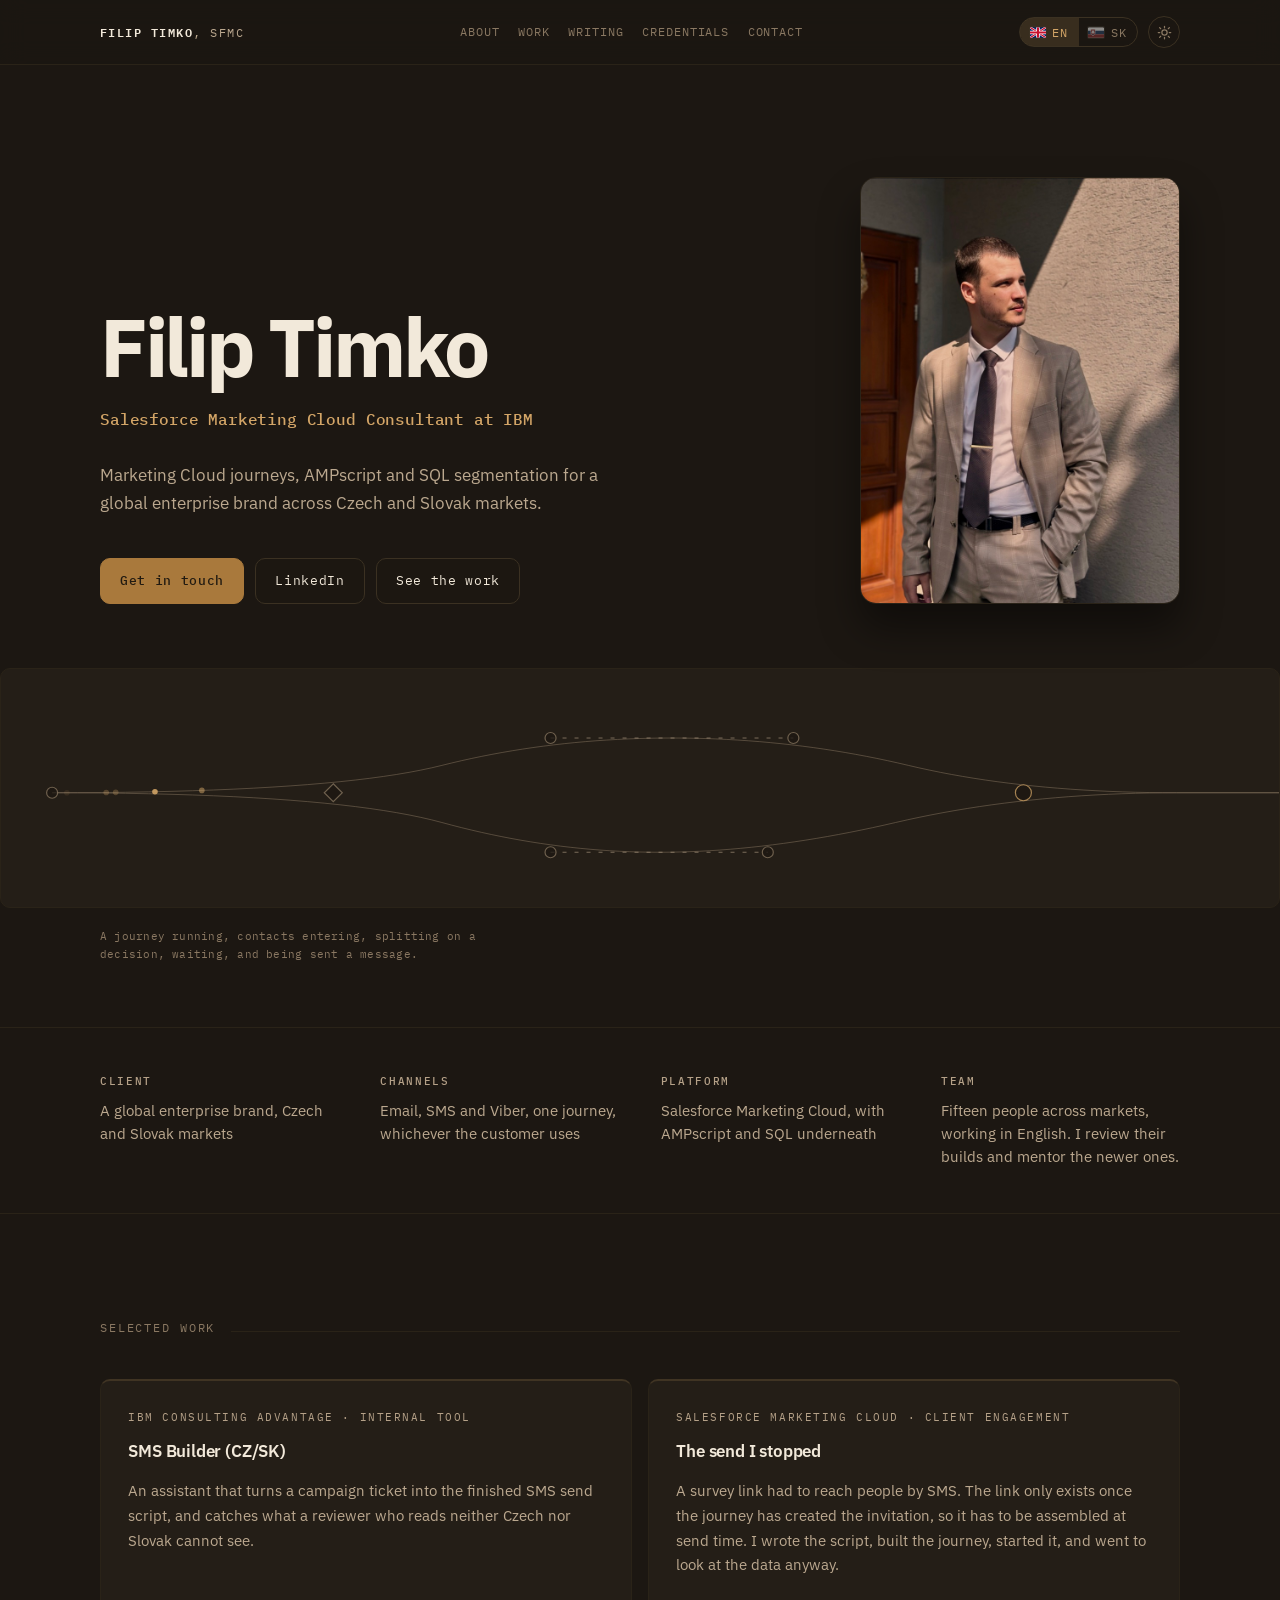
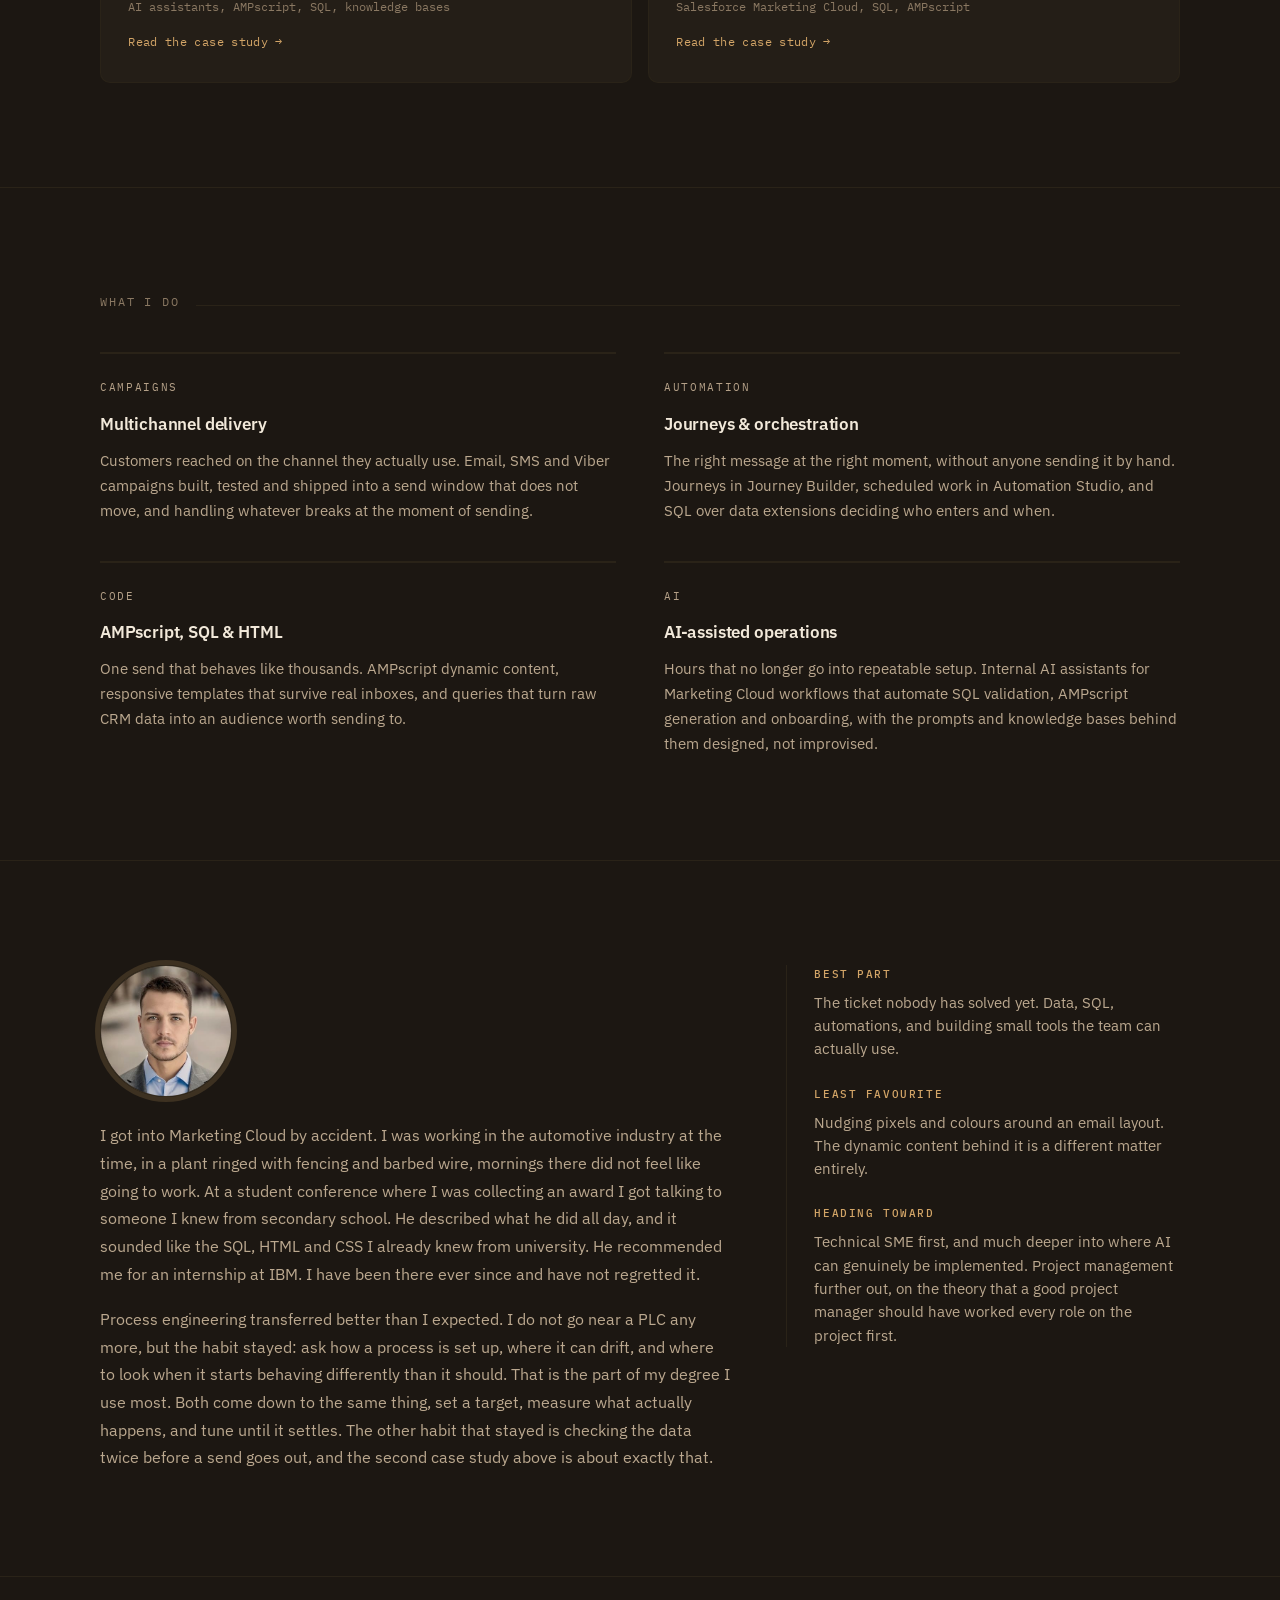
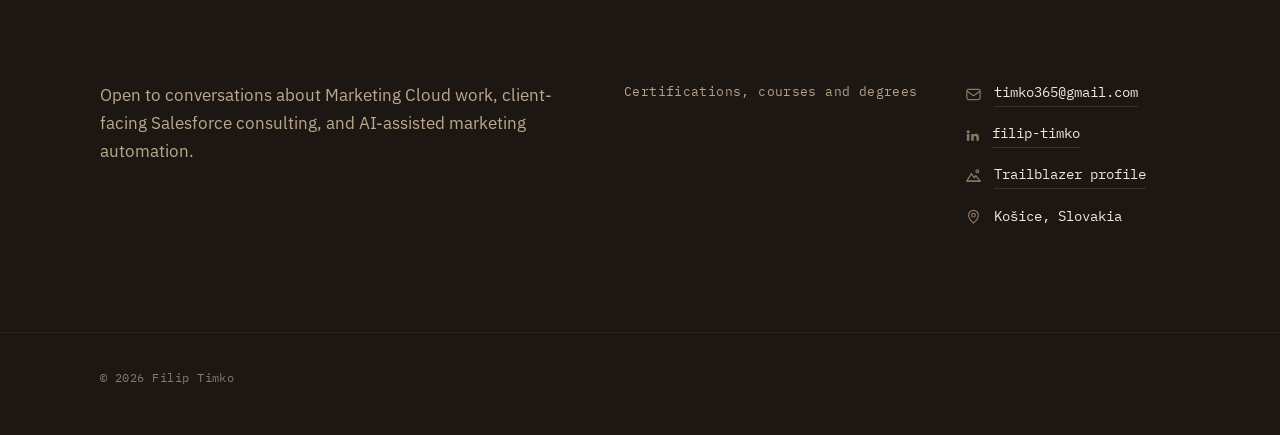
<file: index.html>
<!doctype html>
<html lang="en">
<head>
<meta charset="utf-8">
<meta name="viewport" content="width=device-width, initial-scale=1">
<title>Filip Timko</title>
<meta name="description" content="Filip Timko - Salesforce Consultant at IBM, Marketing Cloud, based in Kosice, Slovakia. Customer journeys, AMPscript, SQL segmentation, email, SMS and Viber campaigns.">
<meta property="og:title" content="Filip Timko - Salesforce Consultant at IBM, Marketing Cloud">
<meta property="og:description" content="Customer journeys, AMPscript personalisation, SQL segmentation, and AI-assisted marketing automation.">
<meta property="og:type" content="profile">
<meta property="og:url" content="https://timko-filip.github.io/">
<meta property="og:site_name" content="Filip Timko">
<meta property="og:locale" content="en_GB">
<meta property="og:image" content="https://timko-filip.github.io/assets/img/og.png?v=2">
<meta property="og:image:type" content="image/png">
<meta property="og:image:width" content="1200">
<meta property="og:image:height" content="630">
<meta property="og:image:alt" content="Filip Timko, Salesforce Consultant at IBM, Marketing Cloud">
<meta name="twitter:card" content="summary_large_image">
<meta name="twitter:title" content="Filip Timko, Salesforce Consultant at IBM, Marketing Cloud">
<meta name="twitter:description" content="Customer journeys, AMPscript personalisation, SQL segmentation, and AI-assisted marketing automation.">
<meta name="twitter:image" content="https://timko-filip.github.io/assets/img/og.png?v=2">

<link rel="icon" href="favicon.svg" type="image/svg+xml">
<link rel="preconnect" href="https://fonts.googleapis.com">
<link rel="preconnect" href="https://fonts.gstatic.com" crossorigin>
<link rel="stylesheet" href="https://fonts.googleapis.com/css2?family=IBM+Plex+Mono:wght@400;500&family=IBM+Plex+Sans:wght@400;500;600;700&display=swap">
<link rel="stylesheet" href="assets/css/style.css">

<script>
/* Applied before paint so a stored light preference does not flash dark first. */
  try {
    if (localStorage.getItem('ft-theme') === 'light') {
      document.documentElement.setAttribute('data-ft-theme', 'light');
    }
  } catch (e) {}
</script>
</head>
<body>
<header class="topbar">
  <div class="topbar-inner">
    <a class="mark" href="#top"><b>Filip Timko</b>, SFMC</a>
    <nav class="nav" aria-label="Sections">
      <a href="#about" data-en="About" data-sk="O mne">About</a>
      <a href="#work" data-en="Work" data-sk="Projekty">Work</a>
      <a href="writing/" data-en="Writing" data-sk="Texty">Writing</a>
      <a href="credentials/" data-en="Credentials" data-sk="Certifikáty">Credentials</a>
      <a href="#contact" data-en="Contact" data-sk="Kontakt">Contact</a>
    </nav>
    <div class="controls">
      <div class="langswitch" role="group" aria-label="Language">
        <button class="lang-btn" data-lang="en" aria-pressed="true">
          <svg viewBox="0 0 24 16" aria-hidden="true">
            <clipPath id="fl-uk"><rect width="24" height="16" rx="1"></rect></clipPath>
            <g clip-path="url(#fl-uk)">
              <rect width="24" height="16" fill="#012169"></rect>
              <path d="M0,0 L24,16 M24,0 L0,16" stroke="#FFF" stroke-width="3.4"></path>
              <path d="M0,0 L24,16 M24,0 L0,16" stroke="#C8102E" stroke-width="1.9"></path>
              <path d="M12,0 V16 M0,8 H24" stroke="#FFF" stroke-width="5.4"></path>
              <path d="M12,0 V16 M0,8 H24" stroke="#C8102E" stroke-width="3.2"></path>
            </g>
          </svg>
          <span>EN</span>
        </button>
        <button class="lang-btn" data-lang="sk" aria-pressed="false">
          <svg viewBox="0 0 24 16" aria-hidden="true">
            <clipPath id="fl-sk"><rect width="24" height="16" rx="1"></rect></clipPath>
            <g clip-path="url(#fl-sk)">
              <rect width="24" height="16" fill="#FFF"></rect>
              <rect y="5.33" width="24" height="5.34" fill="#0B4EA2"></rect>
              <rect y="10.67" width="24" height="5.33" fill="#EE1C25"></rect>
              <path d="M4.3,3.1 H10.7 V8.6 C10.7,11.3 7.5,12.9 7.5,12.9 C7.5,12.9 4.3,11.3 4.3,8.6 Z"
                    fill="#EE1C25" stroke="#FFF" stroke-width="0.75"></path>
              <path d="M6.9,4.4 H8.1 V10.8 H6.9 Z M5.9,5.9 H9.1 V7.0 H5.9 Z M5.3,7.8 H9.7 V8.9 H5.3 Z"
                    fill="#FFF"></path>
              <path d="M4.6,11.4 C5.3,10.2 6.2,10.4 6.5,11.4 C6.8,10.1 8.2,10.1 8.5,11.4 C8.8,10.4 9.7,10.2 10.4,11.4 Z"
                    fill="#0B4EA2"></path>
            </g>
          </svg>
          <span>SK</span>
        </button>
      </div>
      <button class="theme-btn" id="theme-btn" type="button" aria-label="Switch to light theme" title="Switch to light theme">
        <svg class="i-sun" viewBox="0 0 24 24" fill="none" stroke="currentColor" stroke-width="2" stroke-linecap="round" aria-hidden="true">
          <circle cx="12" cy="12" r="4.2"></circle>
          <path d="M12 2v2.4M12 19.6V22M4.2 4.2l1.7 1.7M18.1 18.1l1.7 1.7M2 12h2.4M19.6 12H22M4.2 19.8l1.7-1.7M18.1 5.9l1.7-1.7"></path>
        </svg>
        <svg class="i-moon" viewBox="0 0 24 24" fill="none" stroke="currentColor" stroke-width="2" stroke-linecap="round" stroke-linejoin="round" aria-hidden="true">
          <path d="M20.5 14.3A8.6 8.6 0 0 1 9.7 3.5a8.6 8.6 0 1 0 10.8 10.8z"></path>
        </svg>
      </button>
    </div>
  </div>
</header>

<main id="top">

  <div class="hero">
    <div class="wrap hero-inner">
      <div class="hero-text">
        <h1>Filip Timko</h1>
        <p class="role" data-en="Salesforce Marketing Cloud Consultant at IBM" data-sk="Konzultant Salesforce Marketing Cloud v IBM">Salesforce Marketing Cloud Consultant at IBM</p>
        <p class="lede" data-en="Marketing Cloud journeys, AMPscript and SQL segmentation for a global enterprise brand across Czech and Slovak markets." data-sk="Journeys v Marketing Cloude, AMPscript a SQL segmentácia pre globálnu značku na českom a slovenskom trhu.">Marketing Cloud journeys, AMPscript and SQL segmentation for a global enterprise brand across Czech and Slovak markets.</p>
        <div class="actions">
          <a class="btn btn-primary" href="mailto:timko365@gmail.com" data-en="Get in touch" data-sk="Napíšte mi">Get in touch</a>
          <a class="btn" href="https://www.linkedin.com/in/filip-timko-015a31212/" target="_blank" rel="noopener">LinkedIn</a>
          <a class="btn" href="#work" data-en="See the work" data-sk="Pozrieť prácu">See the work</a>
        </div>
      </div>
      <div class="hero-portrait">
        <img src="assets/img/filip_better_portrait_opt.jpg" alt="Filip Timko" width="750" height="1000" fetchpriority="high">
      </div>
    </div>
    <div class="journey-band">
      <canvas id="journey" class="journey" aria-hidden="true"></canvas>
    </div>
    <div class="wrap">
      <p class="journey-caption" data-en="A journey running, contacts entering, splitting on a decision, waiting, and being sent a message." data-sk="Bežiaci journey, kontakty vstupujú, delia sa na rozhodovacom bode, čakajú a odchádza im správa.">A journey running.</p>
    </div>
  </div>

  <div class="scope">
    <div class="wrap scope-grid">
      <div>
        <h3 data-en="Client" data-sk="Klient">Client</h3>
        <p data-en="A global enterprise brand, Czech and Slovak markets" data-sk="Globálna enterprise značka, český a slovenský trh">A global enterprise brand, Czech and Slovak markets</p>
      </div>
      <div>
        <h3 data-en="Channels" data-sk="Kanály">Channels</h3>
        <p data-en="Email, SMS and Viber, one journey, whichever the customer uses" data-sk="E-mail, SMS a Viber, jeden journey, nech zákazník používa čokoľvek">Email, SMS and Viber, one journey, whichever the customer uses</p>
      </div>
      <div>
        <h3 data-en="Platform" data-sk="Platforma">Platform</h3>
        <p data-en="Salesforce Marketing Cloud, with AMPscript and SQL underneath" data-sk="Salesforce Marketing Cloud, pod tým AMPscript a SQL">Salesforce Marketing Cloud, with AMPscript and SQL underneath</p>
      </div>
      <div>
        <h3 data-en="Team" data-sk="Tím">Team</h3>
        <p data-en="Fifteen people across markets, working in English. I review their builds and mentor the newer ones." data-sk="Pätnásť ľudí naprieč trhmi, pracovným jazykom je angličtina. Robím review ich buildov a mentorujem nováčikov.">Fifteen people across markets, working in English.</p>
      </div>
    </div>
  </div>

  <section id="work">
    <div class="wrap">
      <div class="sec-head">
        <span class="sec-label" data-en="Selected work" data-sk="Vybrané projekty">Selected work</span>
      </div>

      <div class="works">
        <article class="work">
          <span class="where" data-en="IBM Consulting Advantage · internal tool" data-sk="IBM Consulting Advantage · interný nástroj">IBM Consulting Advantage · internal tool</span>
          <h3>SMS Builder (CZ/SK)</h3>
          <p  data-en="An assistant that turns a campaign ticket into the finished SMS send script, and catches what a reviewer who reads neither Czech nor Slovak cannot see." data-sk="Asistent, ktorý z ticketu urobí hotový skript na odoslanie SMS, a zachytí to, čo človek nečítajúci po česky ani po slovensky nevidí.">An assistant that turns a campaign ticket into the finished SMS send script, and catches what a reviewer who reads neither Czech nor Slovak cannot see.</p>
          <p class="stack">AI assistants, AMPscript, SQL, knowledge bases</p>
          <a class="work-link" href="work/sms-builder/" data-en="Read the case study →" data-sk="Prečítať prípadovku →">Read the case study →</a>
        </article>
        <article class="work">
          <span class="where" data-en="Salesforce Marketing Cloud · client engagement" data-sk="Salesforce Marketing Cloud · klientsky projekt">Salesforce Marketing Cloud · client engagement</span>
          <h3 data-en="The send I stopped" data-sk="Odoslanie, ktoré som zastavil">The send I stopped</h3>
          <p  data-en="A survey link had to reach people by SMS. The link only exists once the journey has created the invitation, so it has to be assembled at send time. I wrote the script, built the journey, started it, and went to look at the data anyway." data-sk="Odkaz na dotazník mal ísť ľuďom cez SMS. Odkaz vznikne až vtedy, keď journey vytvorí pozvánku, takže sa musí poskladať v momente odosielania. Napísal som skript aj journey, spustil to, a aj tak som si šiel pozrieť dáta.">A survey link had to reach people by SMS. The link only exists once the journey has created the invitation, so it has to be assembled at send time. I wrote the script, built the journey, started it, and went to look at the data anyway.</p>
          <p class="stack">Salesforce Marketing Cloud, SQL, AMPscript</p>
          <a class="work-link" href="work/the-send-i-stopped/" data-en="Read the case study →" data-sk="Prečítať prípadovku →">Read the case study →</a>
        </article>
      </div>
    </div>
  </section>
  <section id="capabilities">
    <div class="wrap">
      <div class="sec-head">
        <span class="sec-label" data-en="What I do" data-sk="Čo robím">What I do</span>
      </div>
      <div class="grid-2">
        <div class="cell">
          <span class="tag">Campaigns</span>
          <h3 data-en="Multichannel delivery" data-sk="Multikanálový delivery">Multichannel delivery</h3>
          <p data-en="Customers reached on the channel they actually use. Email, SMS and Viber campaigns built, tested and shipped into a send window that does not move, and handling whatever breaks at the moment of sending." data-sk="Zákazník oslovený na kanáli, ktorý naozaj používa. E-mailové, SMS a Viber kampane pripravené, otestované a nasadené do termínu, ktorý sa neposúva, vrátane toho, čo sa pokazí v momente odosielania.">Email, SMS and Viber campaigns for a global enterprise client, build, QA, production delivery, and handling what breaks at send time.</p>
        </div>
        <div class="cell">
          <span class="tag">Automation</span>
          <h3 data-en="Journeys &amp; orchestration" data-sk="Journeys a orchestrácia">Journeys &amp; orchestration</h3>
          <p data-en="The right message at the right moment, without anyone sending it by hand. Journeys in Journey Builder, scheduled work in Automation Studio, and SQL over data extensions deciding who enters and when." data-sk="Správna správa v správnej chvíli bez toho, aby ju niekto posielal ručne. Journeys v Journey Builderi, plánované behy v Automation Studiu a SQL nad dátovými extensionmi, ktoré rozhoduje, kto a kedy vstúpi.">Customer journeys built and optimised in Journey Builder, scheduled work in Automation Studio, and audience segmentation driven by SQL over data extensions.</p>
        </div>
        <div class="cell">
          <span class="tag">Code</span>
          <h3 data-en="AMPscript, SQL &amp; HTML" data-sk="AMPscript, SQL a HTML">AMPscript, SQL &amp; HTML</h3>
          <p data-en="One send that behaves like thousands. AMPscript dynamic content, responsive templates that survive real inboxes, and queries that turn raw CRM data into an audience worth sending to." data-sk="Jedno odoslanie, ktoré sa správa ako tisíc. Dynamický obsah cez AMPscript, responzívne šablóny, ktoré prežijú reálne schránky, a dotazy, ktoré z hrubých CRM dát urobia publikum, ktoré má zmysel osloviť.">Dynamic content through AMPscript, responsive HTML email templates that survive real inboxes, and queries that turn raw CRM data into a usable audience.</p>
        </div>
        <div class="cell">
          <span class="tag">AI</span>
          <h3 data-en="AI-assisted operations" data-sk="Operatíva s podporou AI">AI-assisted operations</h3>
          <p data-en="Hours that no longer go into repeatable setup. Internal AI assistants for Marketing Cloud workflows that automate SQL validation, AMPscript generation and onboarding, with the prompts and knowledge bases behind them designed, not improvised." data-sk="Hodiny, ktoré už nepadnú do opakovaného nastavovania. Interní AI asistenti pre Marketing Cloud workflow automatizujú validáciu SQL, generovanie AMPscriptu a onboarding, s promptami a knowledge bázami, ktoré sú navrhnuté, nie improvizované.">Internal AI assistants for Marketing Cloud workflows, automating SQL validation, AMPscript generation and team onboarding, with designed prompts and knowledge bases behind them.</p>
        </div>
      </div>
    </div>
  </section>
  <section id="about">
    <div class="wrap">
      <div class="about-grid">
        <div class="about-text">
          <figure class="about-photo"><img src="assets/img/filip.jpg" alt="Filip Timko" width="132" height="132"></figure>
          <p data-en="I got into Marketing Cloud by accident. I was working in the automotive industry at the time, in a plant ringed with fencing and barbed wire, mornings there did not feel like going to work. At a student conference where I was collecting an award I got talking to someone I knew from secondary school. He described what he did all day, and it sounded like the SQL, HTML and CSS I already knew from university. He recommended me for an internship at IBM. I have been there ever since and have not regretted it." data-sk="K Marketing Cloudu som sa dostal náhodou. Robil som vtedy v automobilovom priemysle, v závode obohnanom plotom s ostnatým drôtom, ráno som tam nechodil ako do práce. Na študentskej konferencii, kde som preberal ocenenie, som sa dal do reči so známym zo strednej. Opísal mi, čo celé dni robí, a znelo to ako SQL, HTML a CSS, ktoré som už zo školy vedel. Dal na mňa odporúčanie na stáž v IBM. Som tam dodnes a zatiaľ som to neoľutoval.">I got into Marketing Cloud by accident.</p>
          <p data-en="Process engineering transferred better than I expected. I do not go near a PLC any more, but the habit stayed: ask how a process is set up, where it can drift, and where to look when it starts behaving differently than it should. That is the part of my degree I use most. Both come down to the same thing, set a target, measure what actually happens, and tune until it settles. The other habit that stayed is checking the data twice before a send goes out, and the second case study above is about exactly that." data-sk="Riadenie procesov sa prenieslo lepšie, než som čakal. K PLC sa už síce nedostanem, ale zostal mi zvyk pýtať sa, ako je proces nastavený, kde sa môže vychýliť a kde hľadať, keď sa začne správať inak, než má. To je časť školy, ktorú využívam najviac. V oboch prípadoch ide o to isté: nastavíš cieľ, meriaš, čo sa naozaj deje, a ladíš, kým sa to neustáli. Rovnako mi zostalo, že si radšej dvakrát overím dáta, než niečo odošlem, a druhá prípadovka vyššie je presne o takom prípade.">Process engineering transferred better than I expected.</p>
        </div>
        <div class="about-side">
          <div>
            <h3 data-en="Best part" data-sk="Čo ma baví">Best part</h3>
            <p data-en="The ticket nobody has solved yet. Data, SQL, automations, and building small tools the team can actually use." data-sk="Ticket, ktorý ešte nikto neriešil. Dáta, SQL, automatizácie a malé nástroje, ktoré tím naozaj používa.">The ticket nobody has solved yet. Data, SQL, automations, and building small tools the team can actually use.</p>
          </div>
          <div>
            <h3 data-en="Least favourite" data-sk="Čo ma baví najmenej">Least favourite</h3>
            <p data-en="Nudging pixels and colours around an email layout. The dynamic content behind it is a different matter entirely." data-sk="Posúvanie pixelov a farieb v šablóne e-mailu. Dynamický obsah za ním je úplne iná vec.">Nudging pixels and colours around an email layout. The dynamic content behind it is a different matter entirely.</p>
          </div>
          <div>
            <h3 data-en="Heading toward" data-sk="Kam smerujem">Heading toward</h3>
            <p data-en="Technical SME first, and much deeper into where AI can genuinely be implemented. Project management further out, on the theory that a good project manager should have worked every role on the project first." data-sk="Najprv Technical SME a oveľa hlbšie do toho, kde sa AI dá naozaj použiť. Projektový manažment až potom, dobrý projektový manažér by si mal podľa mňa najskôr prejsť každou pozíciou na projekte.">Technical SME first, and much deeper into where AI can genuinely be implemented.</p>
          </div>
        </div>
      </div>
    </div>
  </section>
  <section id="contact">
    <div class="wrap">
      <div class="contact-grid">
        <p data-en="Open to conversations about Marketing Cloud work, client-facing Salesforce consulting, and AI-assisted marketing automation." data-sk="Rád sa pobavím o práci v Marketing Cloude, klientskom Salesforce konzultingu a marketingovej automatizácii s podporou AI.">Open to conversations about Marketing Cloud work, client-facing Salesforce consulting, and AI-assisted marketing automation.</p>
        <p class="sec-more"><a href="credentials/" data-en="Certifications, courses and degrees" data-sk="Certifikácie, kurzy a vzdelanie">Certifications, courses and degrees</a></p>
        <div class="contact-list">
          <div class="c-row">
            <svg class="c-icon" viewBox="0 0 24 24" fill="none" stroke="currentColor" stroke-width="1.7" stroke-linecap="round" stroke-linejoin="round" aria-hidden="true">
              <rect x="2.6" y="4.8" width="18.8" height="14.4" rx="2.6"></rect>
              <path d="M3.4 7.6 L12 13.6 L20.6 7.6"></path>
            </svg>
            <span class="sr-only" data-en="Email" data-sk="E-mail">Email</span>
            <a href="mailto:timko365@gmail.com">timko365@gmail.com</a>
          </div>
          <div class="c-row">
            <svg class="c-icon is-logo" viewBox="0 0 24 24" fill="currentColor" aria-hidden="true">
              <path d="M5 3.5a2.5 2.5 0 1 1 0 5 2.5 2.5 0 0 1 0-5z"></path>
              <path d="M3 9.6h4v10.9H3z"></path>
              <path d="M9.9 9.6h3.8v1.5h.06c.53-.95 1.83-1.95 3.77-1.95 4.03 0 4.77 2.5 4.77 5.75v5.6h-4v-4.96c0-1.18-.02-2.7-1.72-2.7-1.73 0-2.68 1.28-2.68 2.62v5.04h-4z"></path>
            </svg>
            <span class="sr-only">LinkedIn</span>
            <a href="https://www.linkedin.com/in/filip-timko-015a31212/" target="_blank" rel="noopener">filip-timko</a>
          </div>
          <div class="c-row">
            <svg class="c-icon" viewBox="0 0 24 24" fill="none" stroke="currentColor" stroke-width="1.7" stroke-linecap="round" stroke-linejoin="round" aria-hidden="true">
              <path d="M2.5 18.5 L9 8 l4 6 2.2-3.2 6.3 7.7z"></path>
              <path d="M2.5 18.5h19"></path>
              <circle cx="17.4" cy="4.6" r="1.9"></circle>
            </svg>
            <span class="sr-only">Salesforce Trailblazer</span>
            <a href="https://www.salesforce.com/trailblazer/timko-filip" target="_blank" rel="noopener" data-en="Trailblazer profile" data-sk="Trailblazer profil">Trailblazer profile</a>
          </div>
          <div class="c-row">
            <svg class="c-icon" viewBox="0 0 24 24" fill="none" stroke="currentColor" stroke-width="1.7" stroke-linecap="round" stroke-linejoin="round" aria-hidden="true">
              <path d="M12 21.2s6.9-5.6 6.9-11a6.9 6.9 0 1 0-13.8 0c0 5.4 6.9 11 6.9 11z"></path>
              <circle cx="12" cy="10.1" r="2.6"></circle>
            </svg>
            <span class="sr-only" data-en="Location" data-sk="Lokalita">Location</span>
            <span data-en="Košice, Slovakia" data-sk="Košice, Slovensko">Košice, Slovakia</span>
          </div>
        </div>
      </div>
    </div>
  </section>

  <footer>
    <div class="wrap">
      <span>© <span id="yr">2026</span> Filip Timko</span>
    </div>
  </footer>

</main>

<script src="assets/js/main.js" defer></script>
</body>
</html>
</file>
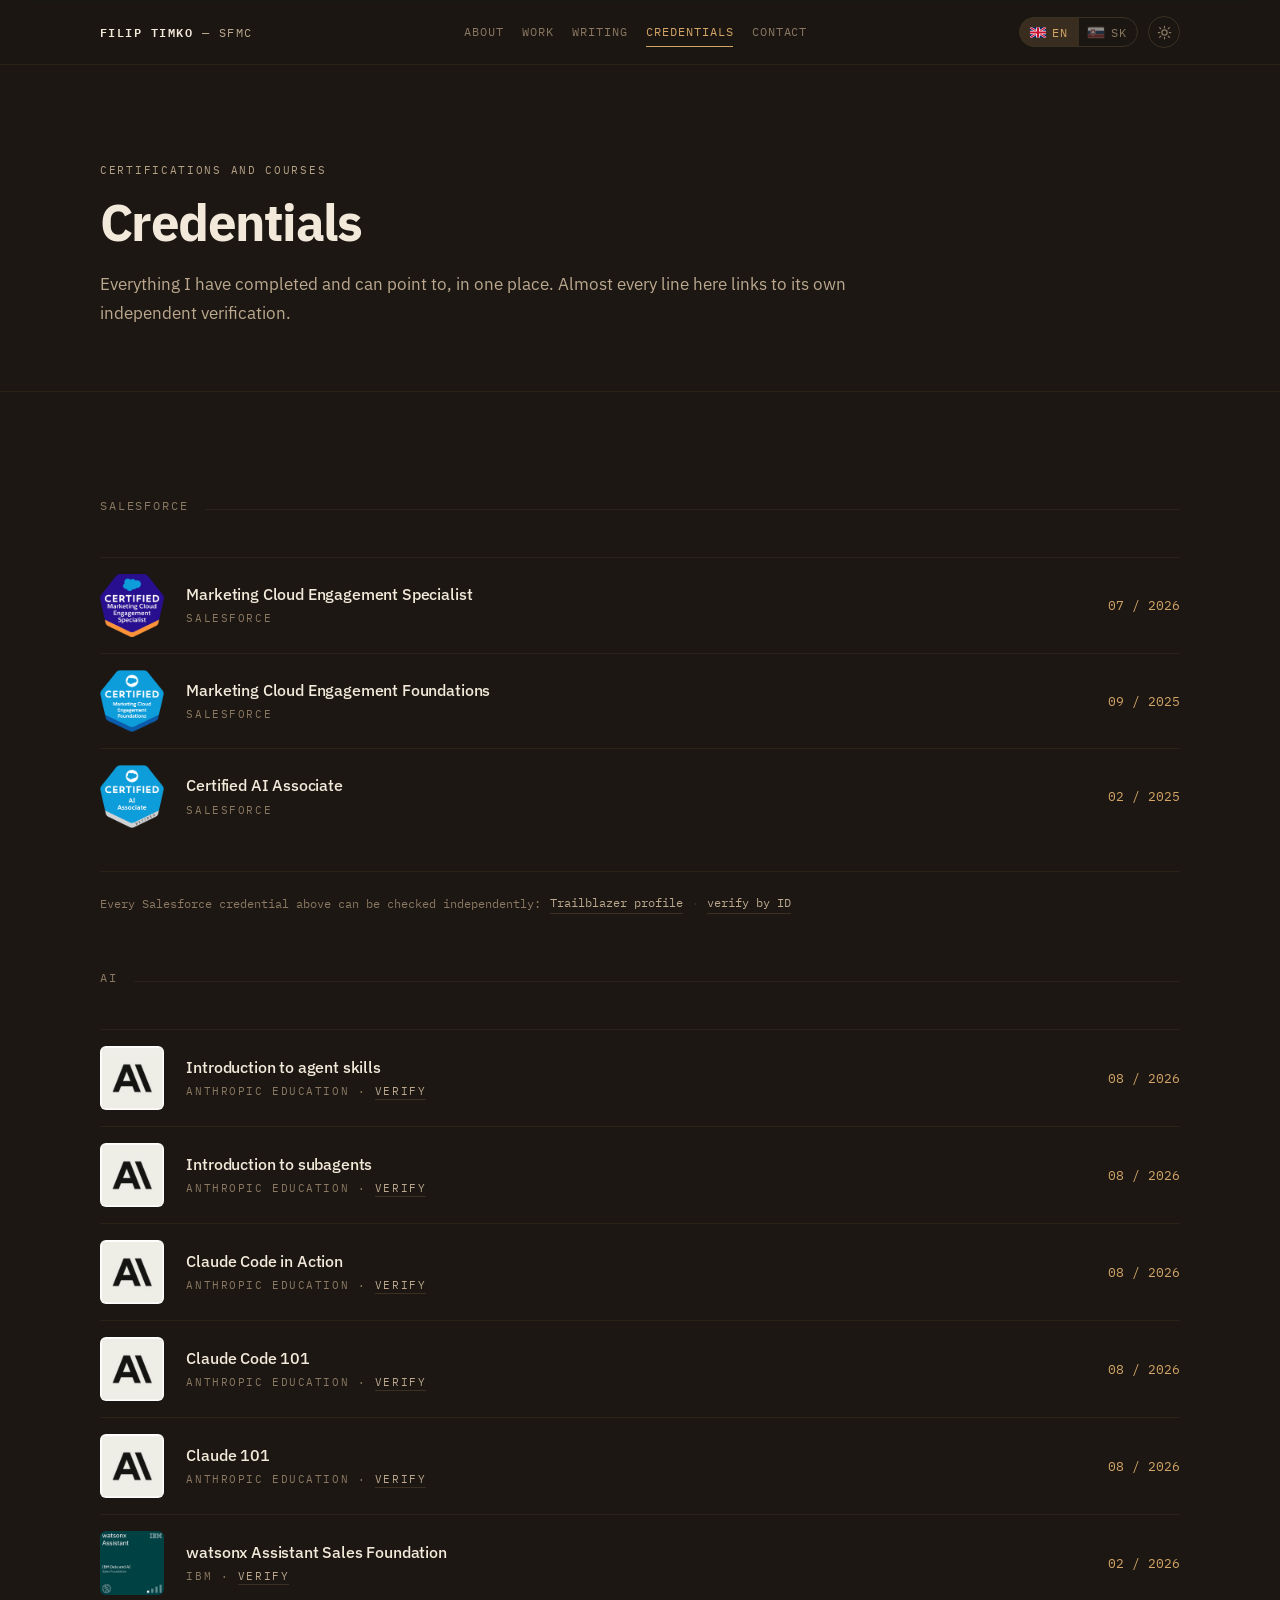
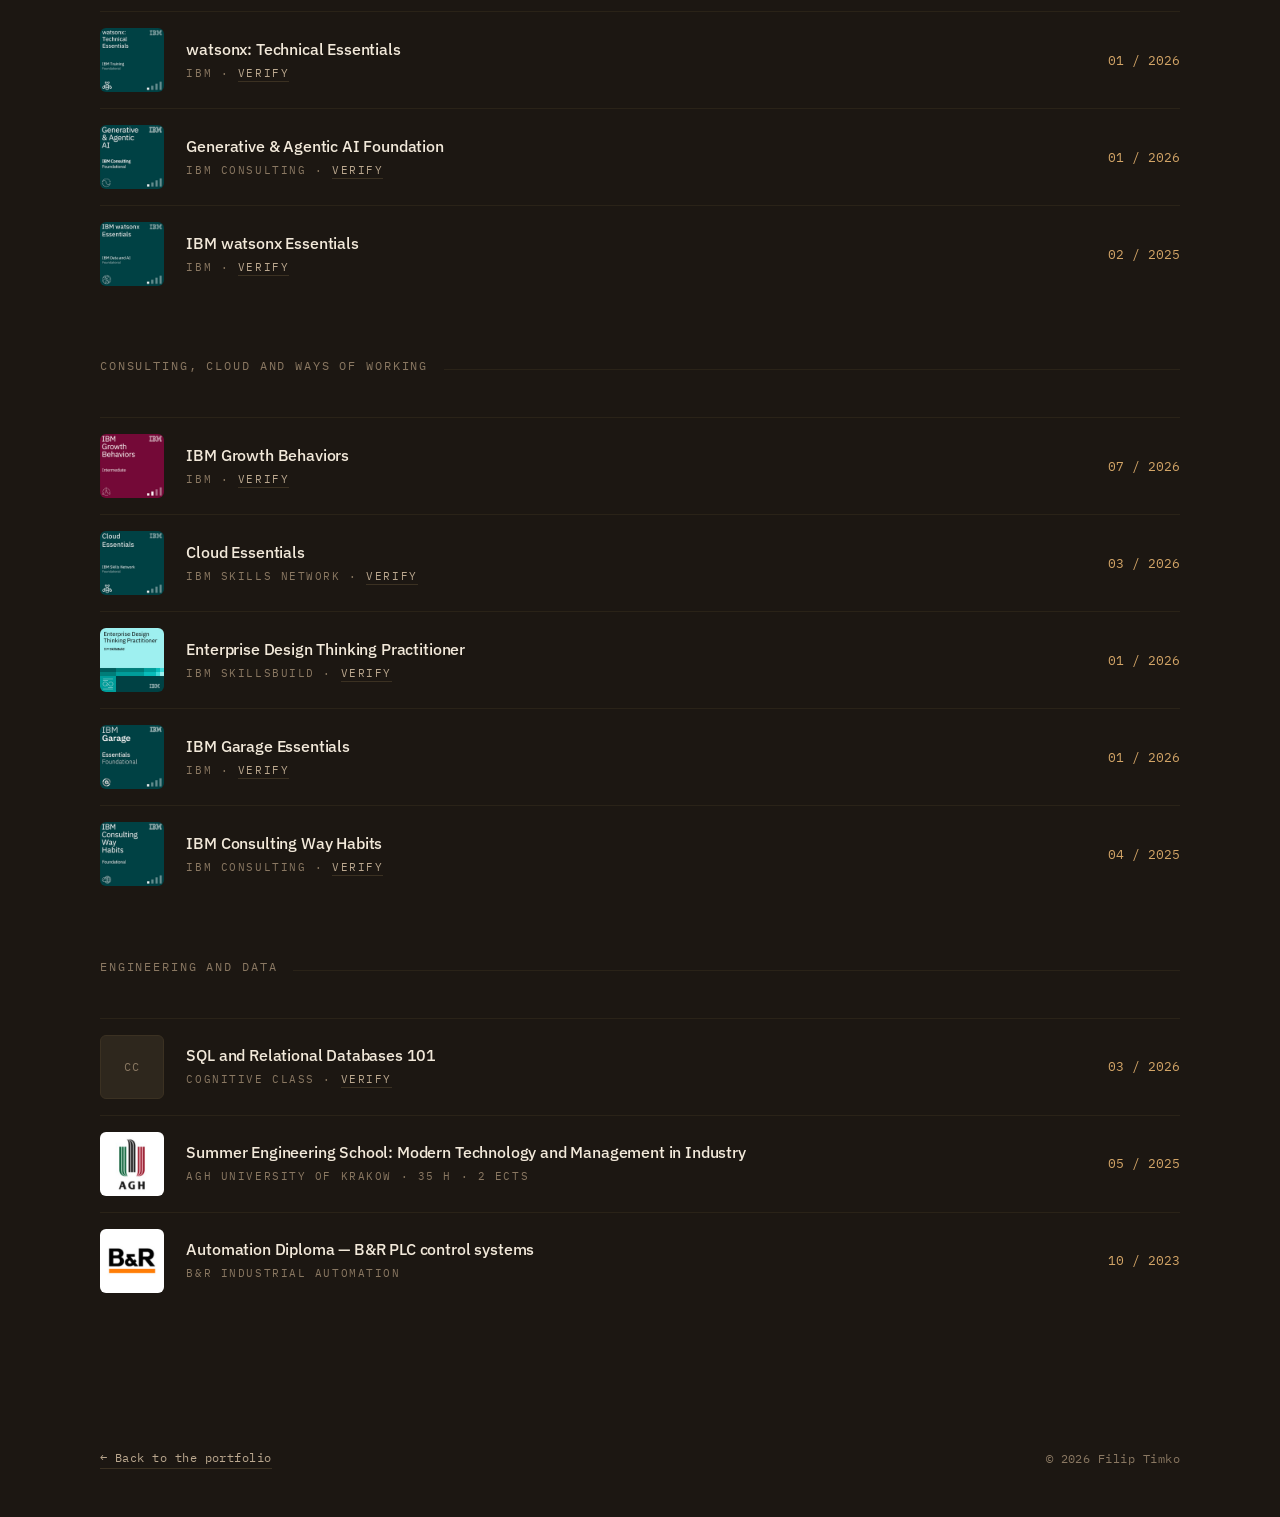
<file: credentials/index.html>
<!doctype html>
<html lang="en">
<head>
<meta charset="utf-8">
<meta name="viewport" content="width=device-width, initial-scale=1">
<title>Credentials — Filip Timko</title>
<meta name="description" content="Certifications and courses completed by Filip Timko - Salesforce Marketing Cloud, SQL and related training.">
<meta property="og:title" content="Credentials — Filip Timko">
<meta property="og:description" content="Certifications and courses completed by Filip Timko - Salesforce Marketing Cloud, SQL and related training.">
<meta property="og:type" content="website">
<meta property="og:url" content="https://timko-filip.github.io/credentials/">
<meta property="og:image" content="https://timko-filip.github.io/assets/img/og.png?v=2">
<meta name="twitter:card" content="summary_large_image">
<meta name="twitter:image" content="https://timko-filip.github.io/assets/img/og.png?v=2">

<link rel="icon" href="../favicon.svg" type="image/svg+xml">
<link rel="preconnect" href="https://fonts.googleapis.com">
<link rel="preconnect" href="https://fonts.gstatic.com" crossorigin>
<link rel="stylesheet" href="https://fonts.googleapis.com/css2?family=IBM+Plex+Mono:wght@400;500&family=IBM+Plex+Sans:wght@400;500;600;700&display=swap">
<link rel="stylesheet" href="../assets/css/style.css">

<script>
  try {
    if (localStorage.getItem('ft-theme') === 'light') {
      document.documentElement.setAttribute('data-ft-theme', 'light');
    }
  } catch (e) {}
</script>
</head>
<body class="case-page">

<header class="topbar">
  <div class="topbar-inner">
    <a class="mark" href="../"><b>Filip Timko</b> — SFMC</a>
    <nav class="nav" aria-label="Sections">
      <a href="../#about" data-en="About" data-sk="O mne">About</a>
      <a href="../#work" data-en="Work" data-sk="Projekty">Work</a>
      <a href="../writing/" data-en="Writing" data-sk="Texty">Writing</a>
      <a href="../credentials/" aria-current="page" data-en="Credentials" data-sk="Certifikáty">Credentials</a>
      <a href="../#contact" data-en="Contact" data-sk="Kontakt">Contact</a>
    </nav>
    <div class="controls">
      <div class="langswitch" role="group" aria-label="Language">
        <button class="lang-btn" data-lang="en" aria-pressed="true">
          <svg viewBox="0 0 24 16" aria-hidden="true">
            <clipPath id="fl-uk"><rect width="24" height="16" rx="1"></rect></clipPath>
            <g clip-path="url(#fl-uk)">
              <rect width="24" height="16" fill="#012169"></rect>
              <path d="M0,0 L24,16 M24,0 L0,16" stroke="#FFF" stroke-width="3.4"></path>
              <path d="M0,0 L24,16 M24,0 L0,16" stroke="#C8102E" stroke-width="1.9"></path>
              <path d="M12,0 V16 M0,8 H24" stroke="#FFF" stroke-width="5.4"></path>
              <path d="M12,0 V16 M0,8 H24" stroke="#C8102E" stroke-width="3.2"></path>
            </g>
          </svg>
          <span>EN</span>
        </button>
        <button class="lang-btn" data-lang="sk" aria-pressed="false">
          <svg viewBox="0 0 24 16" aria-hidden="true">
            <clipPath id="fl-sk"><rect width="24" height="16" rx="1"></rect></clipPath>
            <g clip-path="url(#fl-sk)">
              <rect width="24" height="16" fill="#FFF"></rect>
              <rect y="5.33" width="24" height="5.34" fill="#0B4EA2"></rect>
              <rect y="10.67" width="24" height="5.33" fill="#EE1C25"></rect>
              <path d="M4.3,3.1 H10.7 V8.6 C10.7,11.3 7.5,12.9 7.5,12.9 C7.5,12.9 4.3,11.3 4.3,8.6 Z"
                    fill="#EE1C25" stroke="#FFF" stroke-width="0.75"></path>
              <path d="M6.9,4.4 H8.1 V10.8 H6.9 Z M5.9,5.9 H9.1 V7.0 H5.9 Z M5.3,7.8 H9.7 V8.9 H5.3 Z"
                    fill="#FFF"></path>
              <path d="M4.6,11.4 C5.3,10.2 6.2,10.4 6.5,11.4 C6.8,10.1 8.2,10.1 8.5,11.4 C8.8,10.4 9.7,10.2 10.4,11.4 Z"
                    fill="#0B4EA2"></path>
            </g>
          </svg>
          <span>SK</span>
        </button>
      </div>
      <button class="theme-btn" id="theme-btn" type="button" aria-label="Switch to light theme" title="Switch to light theme">
        <svg class="i-sun" viewBox="0 0 24 24" fill="none" stroke="currentColor" stroke-width="2" stroke-linecap="round" aria-hidden="true">
          <circle cx="12" cy="12" r="4.2"></circle>
          <path d="M12 2v2.4M12 19.6V22M4.2 4.2l1.7 1.7M18.1 18.1l1.7 1.7M2 12h2.4M19.6 12H22M4.2 19.8l1.7-1.7M18.1 5.9l1.7-1.7"></path>
        </svg>
        <svg class="i-moon" viewBox="0 0 24 24" fill="none" stroke="currentColor" stroke-width="2" stroke-linecap="round" stroke-linejoin="round" aria-hidden="true">
          <path d="M20.5 14.3A8.6 8.6 0 0 1 9.7 3.5a8.6 8.6 0 1 0 10.8 10.8z"></path>
        </svg>
      </button>
    </div>
  </div>
</header>

<main>
  <div class="case-head">
    <div class="wrap">
      <span class="where" data-en="Certifications and courses" data-sk="Certifikáty a kurzy">Certifications and courses</span>
      <h1 data-en="Credentials" data-sk="Certifikáty">Credentials</h1>
      <p class="case-lede" data-en="Everything I have completed and can point to, in one place. Almost every line here links to its own independent verification." data-sk="Všetko, čo mám dokončené a viem to doložiť, na jednom mieste. Takmer každý riadok odkazuje na svoje nezávislé overenie.">Everything I have completed and can point to, in one place. Almost every line here links to its own independent verification.</p>
    </div>
  </div>

  <section class="case-body">
    <div class="wrap">
      <div class="sec-head">
        <span class="sec-label" data-en="Salesforce" data-sk="Salesforce">Salesforce</span>
      </div>
      <div class="certs">
        <div class="cert">
          <img class="cert-badge" src="../assets/img/badges/mc-engagement-specialist.png" alt="Marketing Cloud Engagement Specialist" width="160" height="156" loading="lazy">
          <span class="issuer">Salesforce</span>
          <h3>Marketing Cloud Engagement Specialist</h3>
          <p class="when">07 / 2026</p>
        </div>
        <div class="cert">
          <img class="cert-badge" src="../assets/img/badges/mc-engagement-foundations.png" alt="Marketing Cloud Engagement Foundations" width="160" height="156" loading="lazy">
          <span class="issuer">Salesforce</span>
          <h3>Marketing Cloud Engagement Foundations</h3>
          <p class="when">09 / 2025</p>
        </div>
        <div class="cert">
          <img class="cert-badge" src="../assets/img/badges/ai-associate.png" alt="Certified AI Associate" width="160" height="156" loading="lazy">
          <span class="issuer">Salesforce</span>
          <h3>Certified AI Associate</h3>
          <p class="when">02 / 2025</p>
        </div>
      </div>
        <p class="cert-verify">
          <span data-en="Every Salesforce credential above can be checked independently:" data-sk="Každú Salesforce certifikáciu vyššie si viete nezávisle overiť:">Every Salesforce credential above can be checked independently:</span>
          <a href="https://www.salesforce.com/trailblazer/timko-filip" target="_blank" rel="noopener" data-en="Trailblazer profile" data-sk="Trailblazer profil">Trailblazer profile</a>
          <span class="sep" aria-hidden="true">·</span>
          <a href="https://trailhead.salesforce.com/credentials/verification" target="_blank" rel="noopener" data-en="verify by ID" data-sk="overiť podľa ID">verify by ID</a>
        </p>
      <div class="sec-head is-later">
        <span class="sec-label" data-en="AI" data-sk="AI">AI</span>
      </div>
      <div class="certs">
        <div class="cert">
          <img class="cert-badge" src="../assets/img/badges/anthropic.png" alt="Anthropic" width="160" height="160" loading="lazy">
          <span class="issuer">Anthropic Education · <a href="https://verify.skilljar.com/c/4yjzbx22giz5" target="_blank" rel="noopener" data-en="verify" data-sk="overiť">verify</a></span>
          <h3>Introduction to agent skills</h3>
          <p class="when">08 / 2026</p>
        </div>
        <div class="cert">
          <img class="cert-badge" src="../assets/img/badges/anthropic.png" alt="Anthropic" width="160" height="160" loading="lazy">
          <span class="issuer">Anthropic Education · <a href="https://verify.skilljar.com/c/y8nhwi9qtssi" target="_blank" rel="noopener" data-en="verify" data-sk="overiť">verify</a></span>
          <h3>Introduction to subagents</h3>
          <p class="when">08 / 2026</p>
        </div>
        <div class="cert">
          <img class="cert-badge" src="../assets/img/badges/anthropic.png" alt="Anthropic" width="160" height="160" loading="lazy">
          <span class="issuer">Anthropic Education · <a href="https://verify.skilljar.com/c/pduvxz4h2j2i" target="_blank" rel="noopener" data-en="verify" data-sk="overiť">verify</a></span>
          <h3>Claude Code in Action</h3>
          <p class="when">08 / 2026</p>
        </div>
        <div class="cert">
          <img class="cert-badge" src="../assets/img/badges/anthropic.png" alt="Anthropic" width="160" height="160" loading="lazy">
          <span class="issuer">Anthropic Education · <a href="https://verify.skilljar.com/c/yg8nuvpuxwrz" target="_blank" rel="noopener" data-en="verify" data-sk="overiť">verify</a></span>
          <h3>Claude Code 101</h3>
          <p class="when">08 / 2026</p>
        </div>
        <div class="cert">
          <img class="cert-badge" src="../assets/img/badges/anthropic.png" alt="Anthropic" width="160" height="160" loading="lazy">
          <span class="issuer">Anthropic Education · <a href="https://verify.skilljar.com/c/3xsajerzi2to" target="_blank" rel="noopener" data-en="verify" data-sk="overiť">verify</a></span>
          <h3>Claude 101</h3>
          <p class="when">08 / 2026</p>
        </div>
        <div class="cert">
          <img class="cert-badge" src="../assets/img/badges/ibm-watsonx-assistant-sales.png" alt="watsonx Assistant Sales Foundation" width="160" height="160" loading="lazy">
          <span class="issuer">IBM · <a href="https://www.credly.com/badges/9da2e0a1-224f-48f8-bdaa-f203647a443f/public_url" target="_blank" rel="noopener" data-en="verify" data-sk="overiť">verify</a></span>
          <h3>watsonx Assistant Sales Foundation</h3>
          <p class="when">02 / 2026</p>
        </div>
        <div class="cert">
          <img class="cert-badge" src="../assets/img/badges/ibm-watsonx-technical-essentials.png" alt="watsonx: Technical Essentials" width="160" height="160" loading="lazy">
          <span class="issuer">IBM · <a href="https://www.credly.com/badges/3cf91364-1875-4673-8161-e36936a587f3/public_url" target="_blank" rel="noopener" data-en="verify" data-sk="overiť">verify</a></span>
          <h3>watsonx: Technical Essentials</h3>
          <p class="when">01 / 2026</p>
        </div>
        <div class="cert">
          <img class="cert-badge" src="../assets/img/badges/ibm-generative-agentic-ai.png" alt="Generative &amp; Agentic AI Foundation" width="160" height="160" loading="lazy">
          <span class="issuer">IBM Consulting · <a href="https://www.credly.com/badges/37bdfb47-d6e5-4583-ad37-77d05b7e20e5/public_url" target="_blank" rel="noopener" data-en="verify" data-sk="overiť">verify</a></span>
          <h3>Generative &amp; Agentic AI Foundation</h3>
          <p class="when">01 / 2026</p>
        </div>
        <div class="cert">
          <img class="cert-badge" src="../assets/img/badges/ibm-watsonx-essentials.png" alt="IBM watsonx Essentials" width="160" height="160" loading="lazy">
          <span class="issuer">IBM · <a href="https://www.credly.com/badges/9e5c6066-ccf0-4714-981d-faac46352c63/public_url" target="_blank" rel="noopener" data-en="verify" data-sk="overiť">verify</a></span>
          <h3>IBM watsonx Essentials</h3>
          <p class="when">02 / 2025</p>
        </div>
      </div>
      <div class="sec-head is-later">
        <span class="sec-label" data-en="Consulting, cloud and ways of working" data-sk="Konzulting, cloud a spôsob práce">Consulting, cloud and ways of working</span>
      </div>
      <div class="certs">
        <div class="cert">
          <img class="cert-badge" src="../assets/img/badges/ibm-growth-behaviors.png" alt="IBM Growth Behaviors" width="160" height="160" loading="lazy">
          <span class="issuer">IBM · <a href="https://www.credly.com/badges/8f8e0bd7-86a2-4bc7-8079-437cb43ee70a/public_url" target="_blank" rel="noopener" data-en="verify" data-sk="overiť">verify</a></span>
          <h3>IBM Growth Behaviors</h3>
          <p class="when">07 / 2026</p>
        </div>
        <div class="cert">
          <img class="cert-badge" src="../assets/img/badges/ibm-cloud-essentials.png" alt="Cloud Essentials" width="160" height="160" loading="lazy">
          <span class="issuer">IBM Skills Network · <a href="https://www.credly.com/badges/3284dd9f-8831-4cae-8b4e-796c6c68597f/public_url" target="_blank" rel="noopener" data-en="verify" data-sk="overiť">verify</a></span>
          <h3>Cloud Essentials</h3>
          <p class="when">03 / 2026</p>
        </div>
        <div class="cert">
          <img class="cert-badge" src="../assets/img/badges/ibm-design-thinking.png" alt="Enterprise Design Thinking Practitioner" width="160" height="160" loading="lazy">
          <span class="issuer">IBM SkillsBuild · <a href="https://www.credly.com/badges/a8fd1fcd-4f05-4cd1-b07f-9603db50d872/public_url" target="_blank" rel="noopener" data-en="verify" data-sk="overiť">verify</a></span>
          <h3>Enterprise Design Thinking Practitioner</h3>
          <p class="when">01 / 2026</p>
        </div>
        <div class="cert">
          <img class="cert-badge" src="../assets/img/badges/ibm-garage-essentials.png" alt="IBM Garage Essentials" width="160" height="160" loading="lazy">
          <span class="issuer">IBM · <a href="https://www.credly.com/badges/5d77fdce-96b4-4013-96cb-df603c77d776/public_url" target="_blank" rel="noopener" data-en="verify" data-sk="overiť">verify</a></span>
          <h3>IBM Garage Essentials</h3>
          <p class="when">01 / 2026</p>
        </div>
        <div class="cert">
          <img class="cert-badge" src="../assets/img/badges/ibm-consulting-way-habits.png" alt="IBM Consulting Way Habits" width="160" height="160" loading="lazy">
          <span class="issuer">IBM Consulting · <a href="https://www.credly.com/badges/298b38ce-926c-4e8f-bd38-1dc810502193/public_url" target="_blank" rel="noopener" data-en="verify" data-sk="overiť">verify</a></span>
          <h3>IBM Consulting Way Habits</h3>
          <p class="when">04 / 2025</p>
        </div>
      </div>
      <div class="sec-head is-later">
        <span class="sec-label" data-en="Engineering and data" data-sk="Inžinierstvo a dáta">Engineering and data</span>
      </div>
      <div class="certs">
        <div class="cert">
          <span class="cert-badge mono" aria-hidden="true">CC</span>
          <span class="issuer">Cognitive Class · <a href="https://courses.cognitiveclass.ai/certificates/9ca9938abc7b4b8894fe15376e07ab92" target="_blank" rel="noopener" data-en="verify" data-sk="overiť">verify</a></span>
          <h3>SQL and Relational Databases 101</h3>
          <p class="when">03 / 2026</p>
        </div>
        <div class="cert">
          <img class="cert-badge" src="../assets/img/badges/agh.png" alt="AGH University of Krakow" width="160" height="160" loading="lazy">
          <span class="issuer">AGH University of Krakow · 35 h · 2 ECTS</span>
          <h3>Summer Engineering School: Modern Technology and Management in Industry</h3>
          <p class="when">05 / 2025</p>
        </div>
        <div class="cert">
          <img class="cert-badge" src="../assets/img/badges/br-automation.png" alt="B&amp;R Industrial Automation" width="160" height="160" loading="lazy">
          <span class="issuer">B&amp;R Industrial Automation</span>
          <h3 data-en="Automation Diploma — B&amp;R PLC control systems" data-sk="Automation Diploma — riadiace PLC systémy B&R">Automation Diploma — B&amp;R PLC control systems</h3>
          <p class="when">10 / 2023</p>
        </div>
      </div>
    </div>
  </section>


  <footer>
    <div class="wrap">
      <a class="back" href="../" data-en="← Back to the portfolio" data-sk="← Späť na portfólio">← Back to the portfolio</a>
      <span>© <span id="yr">2026</span> Filip Timko</span>
    </div>
  </footer>
</main>

<script src="../assets/js/main.js" defer></script>
</body>
</html>
</file>
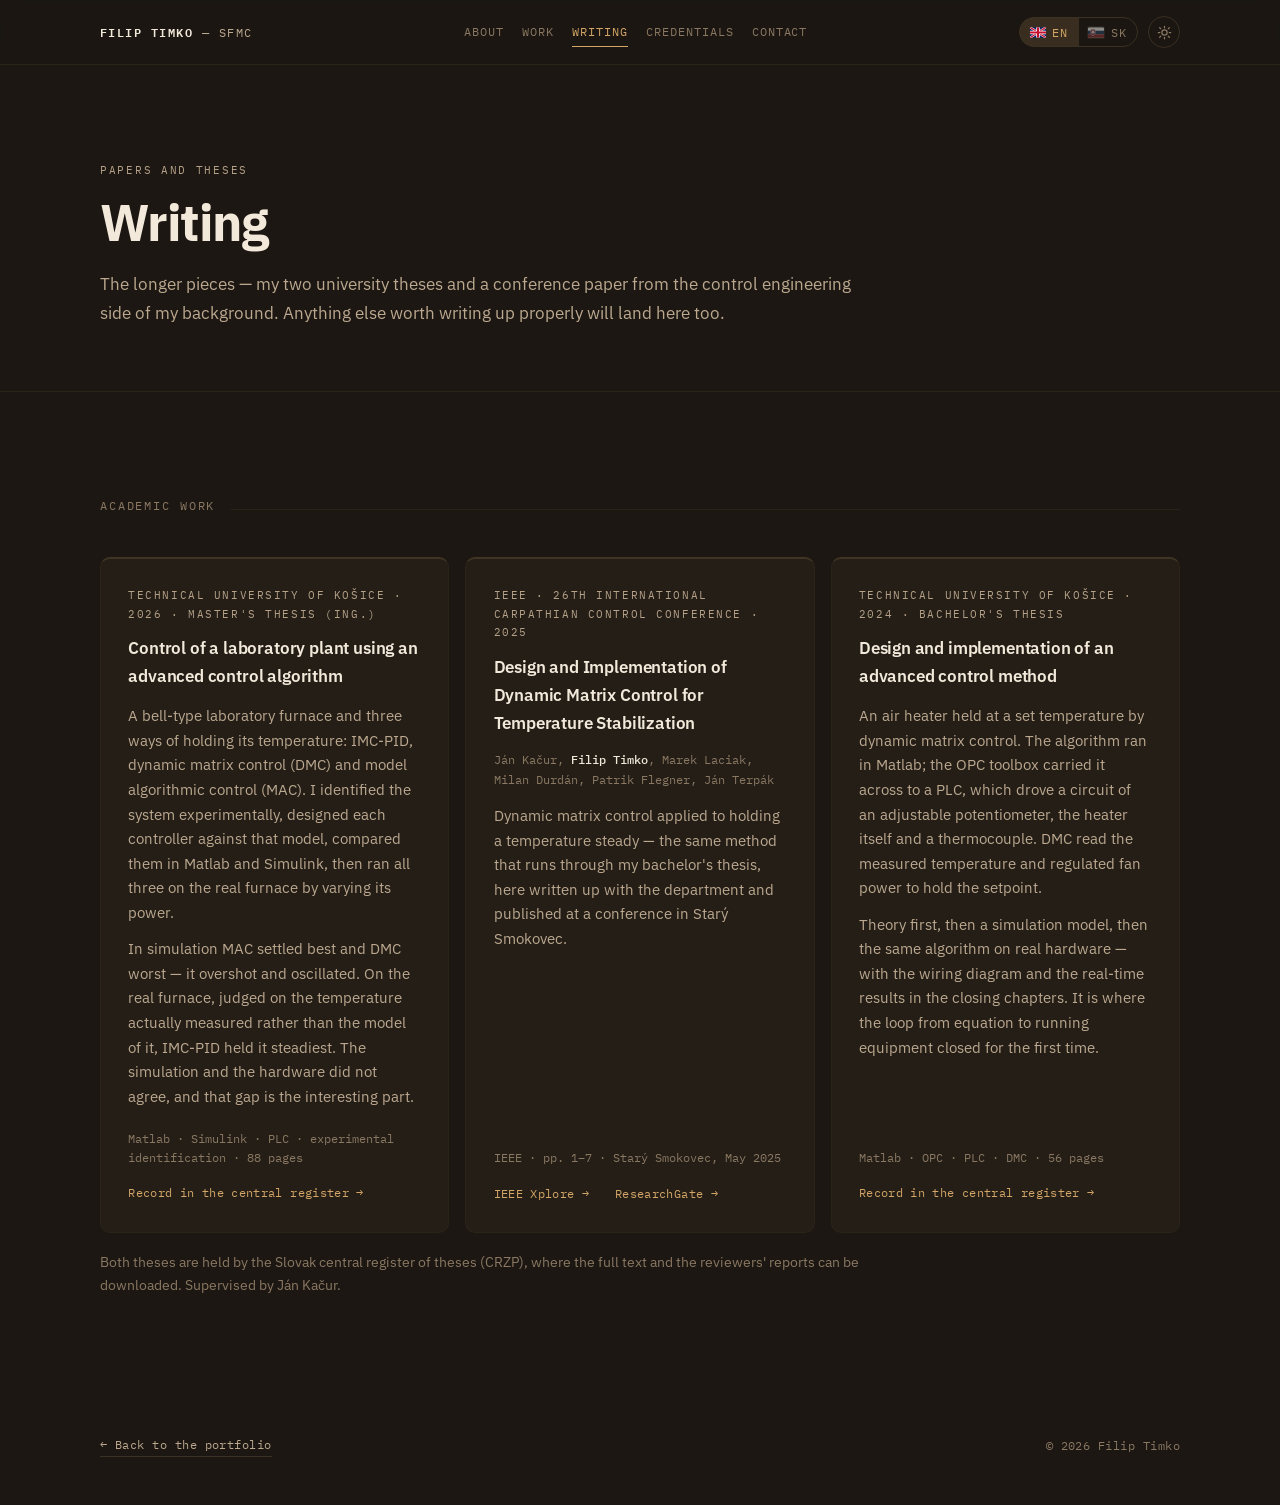
<file: writing/index.html>
<!doctype html>
<html lang="en">
<head>
<meta charset="utf-8">
<meta name="viewport" content="width=device-width, initial-scale=1">
<title>Writing — Filip Timko</title>
<meta name="description" content="Longer things written by Filip Timko - university theses and notes on Salesforce Marketing Cloud.">
<meta property="og:title" content="Writing — Filip Timko">
<meta property="og:description" content="Longer things written by Filip Timko - university theses and notes on Salesforce Marketing Cloud.">
<meta property="og:type" content="website">
<meta property="og:url" content="https://timko-filip.github.io/writing/">
<meta property="og:image" content="https://timko-filip.github.io/assets/img/og.png?v=2">
<meta name="twitter:card" content="summary_large_image">
<meta name="twitter:image" content="https://timko-filip.github.io/assets/img/og.png?v=2">

<link rel="icon" href="../favicon.svg" type="image/svg+xml">
<link rel="preconnect" href="https://fonts.googleapis.com">
<link rel="preconnect" href="https://fonts.gstatic.com" crossorigin>
<link rel="stylesheet" href="https://fonts.googleapis.com/css2?family=IBM+Plex+Mono:wght@400;500&family=IBM+Plex+Sans:wght@400;500;600;700&display=swap">
<link rel="stylesheet" href="../assets/css/style.css">

<script>
  try {
    if (localStorage.getItem('ft-theme') === 'light') {
      document.documentElement.setAttribute('data-ft-theme', 'light');
    }
  } catch (e) {}
</script>
</head>
<body class="case-page">

<header class="topbar">
  <div class="topbar-inner">
    <a class="mark" href="../"><b>Filip Timko</b> — SFMC</a>
    <nav class="nav" aria-label="Sections">
      <a href="../#about" data-en="About" data-sk="O mne">About</a>
      <a href="../#work" data-en="Work" data-sk="Projekty">Work</a>
      <a href="../writing/" aria-current="page" data-en="Writing" data-sk="Texty">Writing</a>
      <a href="../credentials/" data-en="Credentials" data-sk="Certifikáty">Credentials</a>
      <a href="../#contact" data-en="Contact" data-sk="Kontakt">Contact</a>
    </nav>
    <div class="controls">
      <div class="langswitch" role="group" aria-label="Language">
        <button class="lang-btn" data-lang="en" aria-pressed="true">
          <svg viewBox="0 0 24 16" aria-hidden="true">
            <clipPath id="fl-uk"><rect width="24" height="16" rx="1"></rect></clipPath>
            <g clip-path="url(#fl-uk)">
              <rect width="24" height="16" fill="#012169"></rect>
              <path d="M0,0 L24,16 M24,0 L0,16" stroke="#FFF" stroke-width="3.4"></path>
              <path d="M0,0 L24,16 M24,0 L0,16" stroke="#C8102E" stroke-width="1.9"></path>
              <path d="M12,0 V16 M0,8 H24" stroke="#FFF" stroke-width="5.4"></path>
              <path d="M12,0 V16 M0,8 H24" stroke="#C8102E" stroke-width="3.2"></path>
            </g>
          </svg>
          <span>EN</span>
        </button>
        <button class="lang-btn" data-lang="sk" aria-pressed="false">
          <svg viewBox="0 0 24 16" aria-hidden="true">
            <clipPath id="fl-sk"><rect width="24" height="16" rx="1"></rect></clipPath>
            <g clip-path="url(#fl-sk)">
              <rect width="24" height="16" fill="#FFF"></rect>
              <rect y="5.33" width="24" height="5.34" fill="#0B4EA2"></rect>
              <rect y="10.67" width="24" height="5.33" fill="#EE1C25"></rect>
              <path d="M4.3,3.1 H10.7 V8.6 C10.7,11.3 7.5,12.9 7.5,12.9 C7.5,12.9 4.3,11.3 4.3,8.6 Z"
                    fill="#EE1C25" stroke="#FFF" stroke-width="0.75"></path>
              <path d="M6.9,4.4 H8.1 V10.8 H6.9 Z M5.9,5.9 H9.1 V7.0 H5.9 Z M5.3,7.8 H9.7 V8.9 H5.3 Z"
                    fill="#FFF"></path>
              <path d="M4.6,11.4 C5.3,10.2 6.2,10.4 6.5,11.4 C6.8,10.1 8.2,10.1 8.5,11.4 C8.8,10.4 9.7,10.2 10.4,11.4 Z"
                    fill="#0B4EA2"></path>
            </g>
          </svg>
          <span>SK</span>
        </button>
      </div>
      <button class="theme-btn" id="theme-btn" type="button" aria-label="Switch to light theme" title="Switch to light theme">
        <svg class="i-sun" viewBox="0 0 24 24" fill="none" stroke="currentColor" stroke-width="2" stroke-linecap="round" aria-hidden="true">
          <circle cx="12" cy="12" r="4.2"></circle>
          <path d="M12 2v2.4M12 19.6V22M4.2 4.2l1.7 1.7M18.1 18.1l1.7 1.7M2 12h2.4M19.6 12H22M4.2 19.8l1.7-1.7M18.1 5.9l1.7-1.7"></path>
        </svg>
        <svg class="i-moon" viewBox="0 0 24 24" fill="none" stroke="currentColor" stroke-width="2" stroke-linecap="round" stroke-linejoin="round" aria-hidden="true">
          <path d="M20.5 14.3A8.6 8.6 0 0 1 9.7 3.5a8.6 8.6 0 1 0 10.8 10.8z"></path>
        </svg>
      </button>
    </div>
  </div>
</header>

<main>
  <div class="case-head">
    <div class="wrap">
      <span class="where" data-en="Papers and theses" data-sk="Články a práce">Papers and theses</span>
      <h1 data-en="Writing" data-sk="Texty">Writing</h1>
      <p class="case-lede" data-en="The longer pieces — my two university theses and a conference paper from the control engineering side of my background. Anything else worth writing up properly will land here too." data-sk="Dlhšie texty — moje dve záverečné práce a konferenčný článok z tej regulačno-technickej časti môjho pozadia. Čokoľvek ďalšie, čo bude stáť za poriadne spísanie, pribudne sem.">The longer pieces — my two university theses and a conference paper from the control engineering side of my background. Anything else worth writing up properly will land here too.</p>
    </div>
  </div>

  <section class="case-body">
    <div class="wrap">
      <div class="sec-head">
        <span class="sec-label" data-en="Academic work" data-sk="Akademické práce">Academic work</span>
      </div>
      <div class="works">
        <article class="work">
          <span class="where" data-en="Technical University of Košice · 2026 · Master&#39;s thesis (Ing.)" data-sk="Technická univerzita v Košiciach · 2026 · Diplomová práca (Ing.)">Technical University of Košice · 2026 · Master&#39;s thesis (Ing.)</span>
          <h3 data-en="Control of a laboratory plant using an advanced control algorithm" data-sk="Riadenie laboratórneho objektu algoritmom pokročilého riadenia">Control of a laboratory plant using an advanced control algorithm</h3>
          <p data-en="A bell-type laboratory furnace and three ways of holding its temperature: IMC-PID, dynamic matrix control (DMC) and model algorithmic control (MAC). I identified the system experimentally, designed each controller against that model, compared them in Matlab and Simulink, then ran all three on the real furnace by varying its power." data-sk="Laboratórna poklopová pec a tri spôsoby, ako v nej udržať teplotu: IMC-PID, dynamické maticové riadenie (DMC) a modelovo algoritmické riadenie (MAC). Sústavu som identifikoval experimentálne, na jej modeli navrhol každý regulátor, porovnal ich v Matlabe a Simulinku a potom všetky tri spustil na skutočnej peci cez zmenu jej výkonu.">A bell-type laboratory furnace and three ways of holding its temperature: IMC-PID, dynamic matrix control (DMC) and model algorithmic control (MAC). I identified the system experimentally, designed each controller against that model, compared them in Matlab and Simulink, then ran all three on the real furnace by varying its power.</p>
          <p data-en="In simulation MAC settled best and DMC worst — it overshot and oscillated. On the real furnace, judged on the temperature actually measured rather than the model of it, IMC-PID held it steadiest. The simulation and the hardware did not agree, and that gap is the interesting part." data-sk="V simulácii sa najlepšie ustálil MAC a najhoršie DMC — prekmitávalo a oscilovalo. Na skutočnej peci, posudzované podľa reálne meranej teploty a nie podľa modelu, ju najstabilnejšie udržal IMC-PID. Simulácia a hardvér sa nezhodli a práve ten rozdiel je na tom zaujímavý.">In simulation MAC settled best and DMC worst — it overshot and oscillated. On the real furnace, judged on the temperature actually measured rather than the model of it, IMC-PID held it steadiest. The simulation and the hardware did not agree, and that gap is the interesting part.</p>
          <p class="stack" data-en="Matlab · Simulink · PLC · experimental identification · 88 pages" data-sk="Matlab · Simulink · PLC · experimentálna identifikácia · 88 strán">Matlab · Simulink · PLC · experimental identification · 88 pages</p>
          <a class="work-link" href="https://opac.crzp.sk/?fn=detailBiblioForm&amp;sid=8659C29BADED150F7F42615F1802" target="_blank" rel="noopener" data-en="Record in the central register →" data-sk="Záznam v centrálnom registri →">Record in the central register →</a>
        </article>
        <article class="work">
          <span class="where" data-en="IEEE · 26th International Carpathian Control Conference · 2025" data-sk="IEEE · 26. International Carpathian Control Conference · 2025">IEEE · 26th International Carpathian Control Conference · 2025</span>
          <h3>Design and Implementation of Dynamic Matrix Control for Temperature Stabilization</h3>
          <p class="authors">Ján Kačur, <b>Filip Timko</b>, Marek Laciak, Milan Durdán, Patrik Flegner, Ján Terpák</p>
          <p data-en="Dynamic matrix control applied to holding a temperature steady — the same method that runs through my bachelor&#39;s thesis, here written up with the department and published at a conference in Starý Smokovec." data-sk="Dynamické maticové riadenie použité na udržanie stálej teploty — tá istá metóda, ktorá sa tiahne mojou bakalárskou prácou, tu spracovaná s katedrou a publikovaná na konferencii v Starom Smokovci.">Dynamic matrix control applied to holding a temperature steady — the same method that runs through my bachelor&#39;s thesis, here written up with the department and published at a conference in Starý Smokovec.</p>
          <p class="stack" data-en="IEEE · pp. 1–7 · Starý Smokovec, May 2025" data-sk="IEEE · s. 1–7 · Starý Smokovec, máj 2025">IEEE · pp. 1–7 · Starý Smokovec, May 2025</p>
          <p class="pub-links">
            <a class="work-link" href="https://doi.org/10.1109/ICCC65605.2025.11022773" target="_blank" rel="noopener" title="doi.org/10.1109/ICCC65605.2025.11022773">IEEE Xplore →</a>
            <a class="work-link" href="https://www.researchgate.net/publication/392564600_Design_and_Implementation_of_Dynamic_Matrix_Control_for_Temperature_Stabilization" target="_blank" rel="noopener" data-en="ResearchGate →" data-sk="ResearchGate →">ResearchGate →</a>
          </p>
        </article>
        <article class="work">
          <span class="where" data-en="Technical University of Košice · 2024 · Bachelor&#39;s thesis" data-sk="Technická univerzita v Košiciach · 2024 · Bakalárska práca">Technical University of Košice · 2024 · Bachelor&#39;s thesis</span>
          <h3 data-en="Design and implementation of an advanced control method" data-sk="Návrh a realizácia metódy pokročilého riadenia">Design and implementation of an advanced control method</h3>
          <p data-en="An air heater held at a set temperature by dynamic matrix control. The algorithm ran in Matlab; the OPC toolbox carried it across to a PLC, which drove a circuit of an adjustable potentiometer, the heater itself and a thermocouple. DMC read the measured temperature and regulated fan power to hold the setpoint." data-sk="Ohrievač vzduchu držaný na požadovanej teplote pomocou dynamického maticového riadenia. Algoritmus bežal v Matlabe; OPC toolbox ho preniesol na PLC automat, ktorý ovládal obvod z regulovateľného potenciometra, samotného ohrievača a termočlánku. DMC čítalo meranú teplotu a reguláciou výkonu ventilátora držalo žiadanú hodnotu.">An air heater held at a set temperature by dynamic matrix control. The algorithm ran in Matlab; the OPC toolbox carried it across to a PLC, which drove a circuit of an adjustable potentiometer, the heater itself and a thermocouple. DMC read the measured temperature and regulated fan power to hold the setpoint.</p>
          <p data-en="Theory first, then a simulation model, then the same algorithm on real hardware — with the wiring diagram and the real-time results in the closing chapters. It is where the loop from equation to running equipment closed for the first time." data-sk="Najprv teória, potom simulačný model a nakoniec ten istý algoritmus na reálnom hardvéri — so schémou zapojenia a výsledkami v reálnom čase v záverečných kapitolách. Tu sa mi prvýkrát uzavrel kruh od rovnice po bežiace zariadenie.">Theory first, then a simulation model, then the same algorithm on real hardware — with the wiring diagram and the real-time results in the closing chapters. It is where the loop from equation to running equipment closed for the first time.</p>
          <p class="stack" data-en="Matlab · OPC · PLC · DMC · 56 pages" data-sk="Matlab · OPC · PLC · DMC · 56 strán">Matlab · OPC · PLC · DMC · 56 pages</p>
          <a class="work-link" href="https://opac.crzp.sk/?fn=detailBiblioForm&amp;sid=2023538FE3639DEE205D2F572DF4" target="_blank" rel="noopener" data-en="Record in the central register →" data-sk="Záznam v centrálnom registri →">Record in the central register →</a>
        </article>
      </div>
      <p class="code-note" data-en="Both theses are held by the Slovak central register of theses (CRZP), where the full text and the reviewers&#39; reports can be downloaded. Supervised by Ján Kačur." data-sk="Obe záverečné práce sú uložené v Centrálnom registri záverečných prác (CRZP), odkiaľ sa dá stiahnuť plný text aj posudky. Viedol ich Ján Kačur.">Both theses are held by the Slovak central register of theses (CRZP), where the full text and the reviewers&#39; reports can be downloaded. Supervised by Ján Kačur.</p>
    </div>
  </section>


  <footer>
    <div class="wrap">
      <a class="back" href="../" data-en="← Back to the portfolio" data-sk="← Späť na portfólio">← Back to the portfolio</a>
      <span>© <span id="yr">2026</span> Filip Timko</span>
    </div>
  </footer>
</main>

<script src="../assets/js/main.js" defer></script>
</body>
</html>
</file>
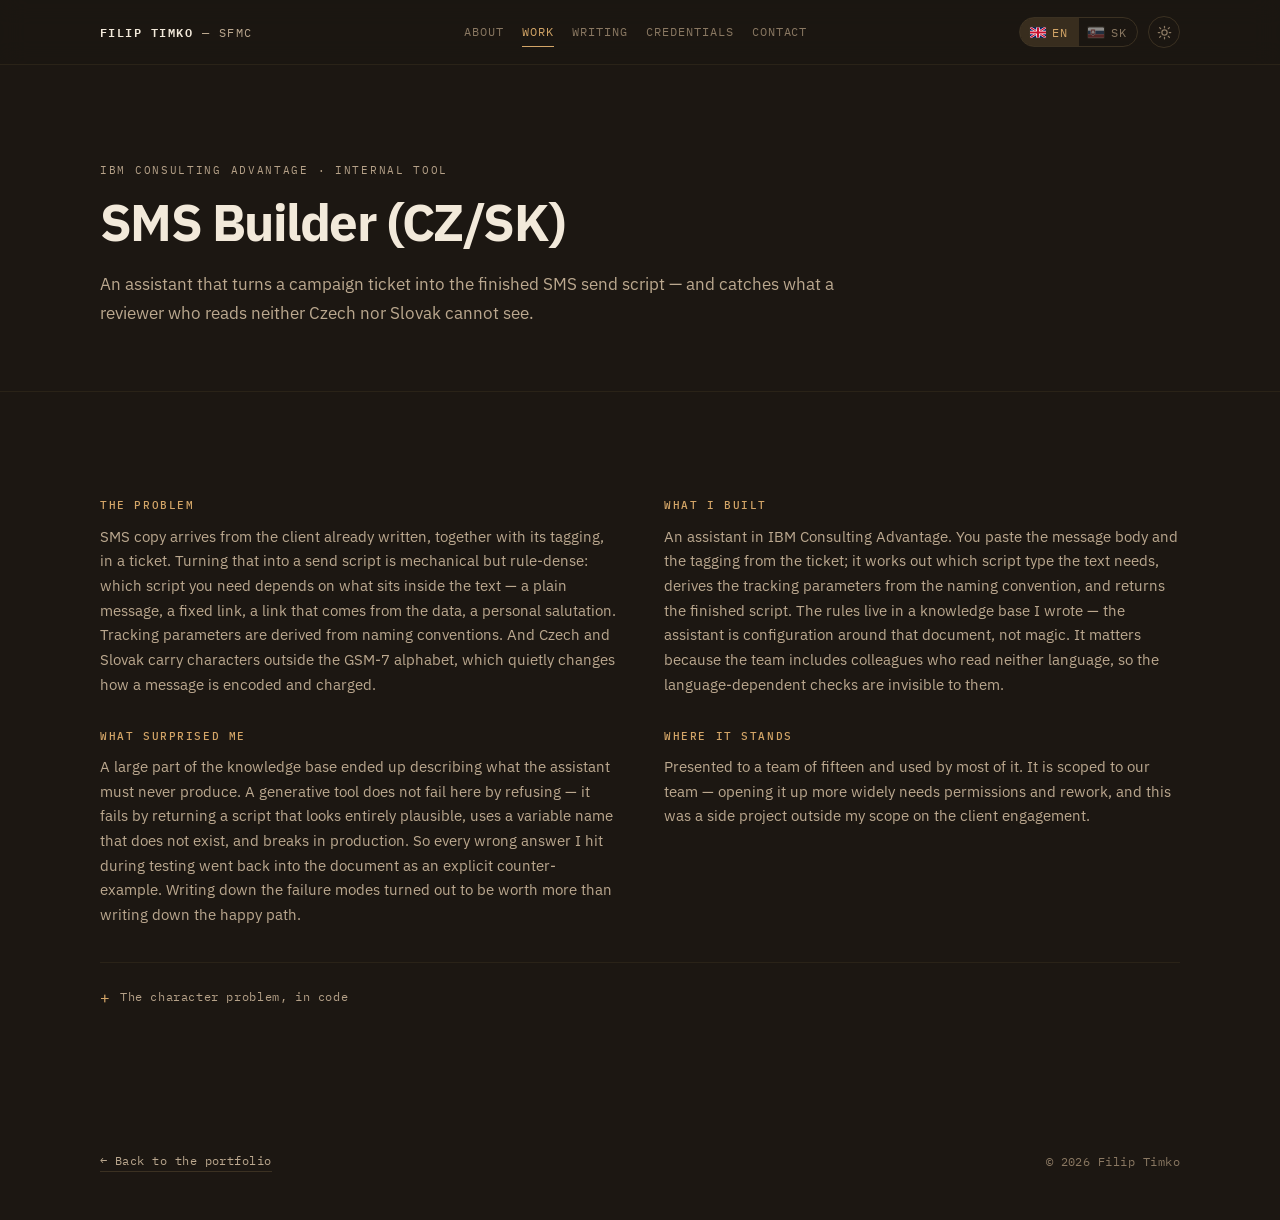
<file: work/sms-builder/index.html>
<!doctype html>
<html lang="en">
<head>
<meta charset="utf-8">
<meta name="viewport" content="width=device-width, initial-scale=1">
<title>SMS Builder (CZ/SK) — Filip Timko</title>
<meta name="description" content="An assistant that turns a campaign ticket into the finished SMS send script — and catches what a reviewer who reads neither Czech nor Slovak cannot see.">
<meta property="og:title" content="SMS Builder (CZ/SK) — Filip Timko">
<meta property="og:description" content="An assistant that turns a campaign ticket into the finished SMS send script — and catches what a reviewer who reads neither Czech nor Slovak cannot see.">
<meta property="og:type" content="article">
<meta property="og:url" content="https://timko-filip.github.io/work/sms-builder/">
<meta property="og:image" content="https://timko-filip.github.io/assets/img/og.png?v=2">
<meta name="twitter:card" content="summary_large_image">
<meta name="twitter:image" content="https://timko-filip.github.io/assets/img/og.png?v=2">

<link rel="icon" href="../../favicon.svg" type="image/svg+xml">
<link rel="preconnect" href="https://fonts.googleapis.com">
<link rel="preconnect" href="https://fonts.gstatic.com" crossorigin>
<link rel="stylesheet" href="https://fonts.googleapis.com/css2?family=IBM+Plex+Mono:wght@400;500&family=IBM+Plex+Sans:wght@400;500;600;700&display=swap">
<link rel="stylesheet" href="../../assets/css/style.css">

<script>
  try {
    if (localStorage.getItem('ft-theme') === 'light') {
      document.documentElement.setAttribute('data-ft-theme', 'light');
    }
  } catch (e) {}
</script>
</head>
<body class="case-page">

<header class="topbar">
  <div class="topbar-inner">
    <a class="mark" href="../../"><b>Filip Timko</b> — SFMC</a>
    <nav class="nav" aria-label="Sections">
      <a href="../../#about" data-en="About" data-sk="O mne">About</a>
      <a href="../../#work" aria-current="page" data-en="Work" data-sk="Projekty">Work</a>
      <a href="../../writing/" data-en="Writing" data-sk="Texty">Writing</a>
      <a href="../../credentials/" data-en="Credentials" data-sk="Certifikáty">Credentials</a>
      <a href="../../#contact" data-en="Contact" data-sk="Kontakt">Contact</a>
    </nav>
    <div class="controls">
      <div class="langswitch" role="group" aria-label="Language">
        <button class="lang-btn" data-lang="en" aria-pressed="true">
          <svg viewBox="0 0 24 16" aria-hidden="true">
            <clipPath id="fl-uk"><rect width="24" height="16" rx="1"></rect></clipPath>
            <g clip-path="url(#fl-uk)">
              <rect width="24" height="16" fill="#012169"></rect>
              <path d="M0,0 L24,16 M24,0 L0,16" stroke="#FFF" stroke-width="3.4"></path>
              <path d="M0,0 L24,16 M24,0 L0,16" stroke="#C8102E" stroke-width="1.9"></path>
              <path d="M12,0 V16 M0,8 H24" stroke="#FFF" stroke-width="5.4"></path>
              <path d="M12,0 V16 M0,8 H24" stroke="#C8102E" stroke-width="3.2"></path>
            </g>
          </svg>
          <span>EN</span>
        </button>
        <button class="lang-btn" data-lang="sk" aria-pressed="false">
          <svg viewBox="0 0 24 16" aria-hidden="true">
            <clipPath id="fl-sk"><rect width="24" height="16" rx="1"></rect></clipPath>
            <g clip-path="url(#fl-sk)">
              <rect width="24" height="16" fill="#FFF"></rect>
              <rect y="5.33" width="24" height="5.34" fill="#0B4EA2"></rect>
              <rect y="10.67" width="24" height="5.33" fill="#EE1C25"></rect>
              <path d="M4.3,3.1 H10.7 V8.6 C10.7,11.3 7.5,12.9 7.5,12.9 C7.5,12.9 4.3,11.3 4.3,8.6 Z"
                    fill="#EE1C25" stroke="#FFF" stroke-width="0.75"></path>
              <path d="M6.9,4.4 H8.1 V10.8 H6.9 Z M5.9,5.9 H9.1 V7.0 H5.9 Z M5.3,7.8 H9.7 V8.9 H5.3 Z"
                    fill="#FFF"></path>
              <path d="M4.6,11.4 C5.3,10.2 6.2,10.4 6.5,11.4 C6.8,10.1 8.2,10.1 8.5,11.4 C8.8,10.4 9.7,10.2 10.4,11.4 Z"
                    fill="#0B4EA2"></path>
            </g>
          </svg>
          <span>SK</span>
        </button>
      </div>
      <button class="theme-btn" id="theme-btn" type="button" aria-label="Switch to light theme" title="Switch to light theme">
        <svg class="i-sun" viewBox="0 0 24 24" fill="none" stroke="currentColor" stroke-width="2" stroke-linecap="round" aria-hidden="true">
          <circle cx="12" cy="12" r="4.2"></circle>
          <path d="M12 2v2.4M12 19.6V22M4.2 4.2l1.7 1.7M18.1 18.1l1.7 1.7M2 12h2.4M19.6 12H22M4.2 19.8l1.7-1.7M18.1 5.9l1.7-1.7"></path>
        </svg>
        <svg class="i-moon" viewBox="0 0 24 24" fill="none" stroke="currentColor" stroke-width="2" stroke-linecap="round" stroke-linejoin="round" aria-hidden="true">
          <path d="M20.5 14.3A8.6 8.6 0 0 1 9.7 3.5a8.6 8.6 0 1 0 10.8 10.8z"></path>
        </svg>
      </button>
    </div>
  </div>
</header>

<main>
  <div class="case-head">
    <div class="wrap">
      <span class="where" data-en="IBM Consulting Advantage · internal tool" data-sk="IBM Consulting Advantage · interný nástroj">IBM Consulting Advantage · internal tool</span>
      <h1>SMS Builder (CZ/SK)</h1>
      <p class="case-lede" data-en="An assistant that turns a campaign ticket into the finished SMS send script — and catches what a reviewer who reads neither Czech nor Slovak cannot see." data-sk="Asistent, ktorý z ticketu urobí hotový skript na odoslanie SMS — a zachytí to, čo človek nečítajúci po česky ani po slovensky nevidí.">An assistant that turns a campaign ticket into the finished SMS send script — and catches what a reviewer who reads neither Czech nor Slovak cannot see.</p>
    </div>
  </div>

  <section class="case-body">
    <div class="wrap">
      <div class="case-blocks">
          <div>
            <h4 data-en="The problem" data-sk="Problém">The problem</h4>
            <p data-en="SMS copy arrives from the client already written, together with its tagging, in a ticket. Turning that into a send script is mechanical but rule-dense: which script you need depends on what sits inside the text — a plain message, a fixed link, a link that comes from the data, a personal salutation. Tracking parameters are derived from naming conventions. And Czech and Slovak carry characters outside the GSM-7 alphabet, which quietly changes how a message is encoded and charged." data-sk="Text SMS chodí od klienta už napísaný, spolu s taggingom, v tickete. Poskladať z toho skript je mechanická práca, ale plná pravidiel: ktorý skript potrebuješ, závisí od toho, čo je v texte — obyčajná správa, pevný odkaz, odkaz z dát, oslovenie. Trackovacie parametre sa odvodzujú z pomenovacích konvencií. A čeština so slovenčinou nesú znaky mimo abecedy GSM-7, čo potichu mení, ako sa správa zakóduje a účtuje.">SMS copy arrives from the client already written, together with its tagging, in a ticket. Turning that into a send script is mechanical but rule-dense: which script you need depends on what sits inside the text — a plain message, a fixed link, a link that comes from the data, a personal salutation. Tracking parameters are derived from naming conventions. And Czech and Slovak carry characters outside the GSM-7 alphabet, which quietly changes how a message is encoded and charged.</p>
          </div>
          <div>
            <h4 data-en="What I built" data-sk="Čo som postavil">What I built</h4>
            <p data-en="An assistant in IBM Consulting Advantage. You paste the message body and the tagging from the ticket; it works out which script type the text needs, derives the tracking parameters from the naming convention, and returns the finished script. The rules live in a knowledge base I wrote — the assistant is configuration around that document, not magic. It matters because the team includes colleagues who read neither language, so the language-dependent checks are invisible to them." data-sk="Asistent v IBM Consulting Advantage. Vložíš telo správy a tagging z ticketu; asistent určí, ktorý typ skriptu text potrebuje, odvodí trackovacie parametre z pomenovacej konvencie a vráti hotový skript. Pravidlá žijú v knowledge base, ktorú som napísal — asistent je konfigurácia okolo toho dokumentu, nie mágia. Záleží na tom preto, že v tíme máme kolegov, ktorí ani jeden z tých jazykov nečítajú, takže jazykovo závislé kontroly sú pre nich neviditeľné.">An assistant in IBM Consulting Advantage. You paste the message body and the tagging from the ticket; it works out which script type the text needs, derives the tracking parameters from the naming convention, and returns the finished script. The rules live in a knowledge base I wrote — the assistant is configuration around that document, not magic. It matters because the team includes colleagues who read neither language, so the language-dependent checks are invisible to them.</p>
          </div>
          <div>
            <h4 data-en="What surprised me" data-sk="Čo ma prekvapilo">What surprised me</h4>
            <p data-en="A large part of the knowledge base ended up describing what the assistant must never produce. A generative tool does not fail here by refusing — it fails by returning a script that looks entirely plausible, uses a variable name that does not exist, and breaks in production. So every wrong answer I hit during testing went back into the document as an explicit counter-example. Writing down the failure modes turned out to be worth more than writing down the happy path." data-sk="Veľká časť knowledge base nakoniec popísala to, čo asistent nesmie vyprodukovať. Generatívny nástroj tu nezlyhá tak, že odmietne — zlyhá tak, že vráti skript, ktorý vyzerá úplne vierohodne, použije názov premennej, ktorý neexistuje, a spadne až v produkcii. Takže každá zlá odpoveď, na ktorú som pri testovaní narazil, sa vrátila do dokumentu ako výslovný protipríklad. Zapísať spôsoby zlyhania sa ukázalo cennejšie než zapísať správny postup.">A large part of the knowledge base ended up describing what the assistant must never produce. A generative tool does not fail here by refusing — it fails by returning a script that looks entirely plausible, uses a variable name that does not exist, and breaks in production. So every wrong answer I hit during testing went back into the document as an explicit counter-example. Writing down the failure modes turned out to be worth more than writing down the happy path.</p>
          </div>
          <div>
            <h4 data-en="Where it stands" data-sk="Kde to stojí">Where it stands</h4>
            <p data-en="Presented to a team of fifteen and used by most of it. It is scoped to our team — opening it up more widely needs permissions and rework, and this was a side project outside my scope on the client engagement." data-sk="Odprezentované pätnásťčlennému tímu, používa to väčšina. Je to obmedzené na náš tím — sprístupniť to širšie si žiada povolenia a úpravy, a išlo o vedľajší projekt mimo môjho rozsahu na klientskom projekte.">Presented to a team of fifteen and used by most of it. It is scoped to our team — opening it up more widely needs permissions and rework, and this was a side project outside my scope on the client engagement.</p>
          </div>
        </div>
      <details class="code">
          <summary data-en="The character problem, in code" data-sk="Problém so znakmi, v kóde">The character problem, in code</summary>
          <p class="code-note" data-en="Written from scratch for this page — not the tool’s code. In GSM-7 a single-segment SMS holds 160 characters. Slovak and Czech push text outside that alphabet: č, ř, š, ž, ľ, ť, ď, ň, á, í, ó, ú, ý, ô. A single one of them switches the whole message to UCS-2, where a segment is 70 characters." data-sk="Napísané nanovo pre túto stránku — nie kód nástroja. V GSM-7 sa do jednosegmentovej SMS zmestí 160 znakov. Slovenčina a čeština text z tejto abecedy vytláčajú: č, ř, š, ž, ľ, ť, ď, ň, á, í, ó, ú, ý, ô. Jediný z nich prepne celú správu do UCS-2, kde má segment 70 znakov.">Written from scratch for this page — not the tool’s code.</p>
          <pre><code><span class="c">// GSM 03.38 basic alphabet. Anything outside this set forces the whole</span>
<span class="c">// message to UCS-2, where one segment holds 70 characters instead of 160.</span>
const GSM7 =
  "@£$¥èéùìòÇ\nØø\rÅåΔ_ΦΓΛΩΠΨΣΘΞÆæßÉ !\"#¤%&amp;'()*+,-./0123456789:;&lt;=&gt;?" +
  "¡ABCDEFGHIJKLMNOPQRSTUVWXYZÄÖÑÜ§¿abcdefghijklmnopqrstuvwxyzäöñüà";
<span class="c">
// Extension characters: each one costs two of the 160.</span>
const GSM7_EXT = "^{}\\[~]|€";

function analyse(text) {
  const chars = [...text];
  const outside = chars.filter(c =&gt; !GSM7.includes(c) &amp;&amp; !GSM7_EXT.includes(c));

  if (outside.length) {
    const len = chars.length;
    return {
      encoding: "UCS-2",
      length: len,
      segments: len &lt;= 70 ? 1 : Math.ceil(len / 67),
      forcedBy: [...new Set(outside)]
    };
  }

  const len = chars.reduce((n, c) =&gt; n + (GSM7_EXT.includes(c) ? 2 : 1), 0);
  return {
    encoding: "GSM-7",
    length: len,
    segments: len &lt;= 160 ? 1 : Math.ceil(len / 153),
    forcedBy: []
  };
}
</code></pre>
          <p class="code-note" data-en="A 158-character message plus one č is not 159 characters. It is three segments." data-sk="Správa so 158 znakmi plus jedno č nie je 159 znakov. Sú to tri segmenty.">A 158-character message plus one č is not 159 characters. It is three segments.</p>
        </details>
    </div>
  </section>

  <footer>
    <div class="wrap">
      <a class="back" href="../../#work" data-en="← Back to the portfolio" data-sk="← Späť na portfólio">← Back to the portfolio</a>
      <span>© <span id="yr">2026</span> Filip Timko</span>
    </div>
  </footer>
</main>

<script src="../../assets/js/main.js" defer></script>
</body>
</html>
</file>
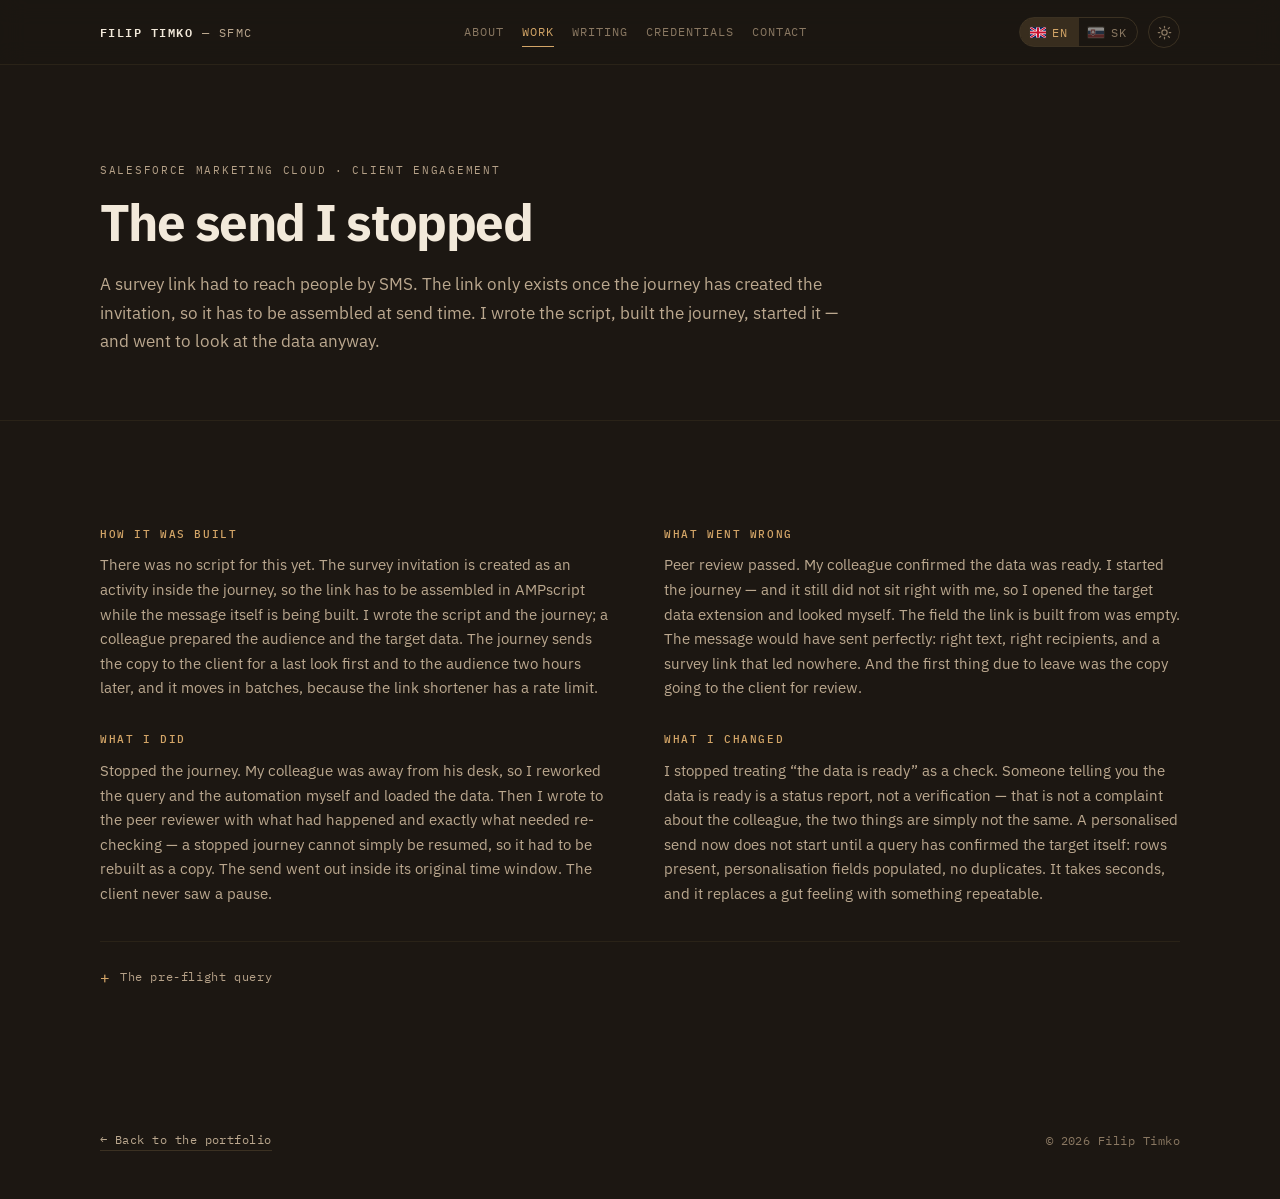
<file: work/the-send-i-stopped/index.html>
<!doctype html>
<html lang="en">
<head>
<meta charset="utf-8">
<meta name="viewport" content="width=device-width, initial-scale=1">
<title>The send I stopped — Filip Timko</title>
<meta name="description" content="A survey link had to reach people by SMS. The link only exists once the journey has created the invitation, so it has to be assembled at send time. I wrote the script, built the jo">
<meta property="og:title" content="The send I stopped — Filip Timko">
<meta property="og:description" content="A survey link had to reach people by SMS. The link only exists once the journey has created the invitation, so it has to be assembled at send time. I wrote the script, built the jo">
<meta property="og:type" content="article">
<meta property="og:url" content="https://timko-filip.github.io/work/the-send-i-stopped/">
<meta property="og:image" content="https://timko-filip.github.io/assets/img/og.png?v=2">
<meta name="twitter:card" content="summary_large_image">
<meta name="twitter:image" content="https://timko-filip.github.io/assets/img/og.png?v=2">

<link rel="icon" href="../../favicon.svg" type="image/svg+xml">
<link rel="preconnect" href="https://fonts.googleapis.com">
<link rel="preconnect" href="https://fonts.gstatic.com" crossorigin>
<link rel="stylesheet" href="https://fonts.googleapis.com/css2?family=IBM+Plex+Mono:wght@400;500&family=IBM+Plex+Sans:wght@400;500;600;700&display=swap">
<link rel="stylesheet" href="../../assets/css/style.css">

<script>
  try {
    if (localStorage.getItem('ft-theme') === 'light') {
      document.documentElement.setAttribute('data-ft-theme', 'light');
    }
  } catch (e) {}
</script>
</head>
<body class="case-page">

<header class="topbar">
  <div class="topbar-inner">
    <a class="mark" href="../../"><b>Filip Timko</b> — SFMC</a>
    <nav class="nav" aria-label="Sections">
      <a href="../../#about" data-en="About" data-sk="O mne">About</a>
      <a href="../../#work" aria-current="page" data-en="Work" data-sk="Projekty">Work</a>
      <a href="../../writing/" data-en="Writing" data-sk="Texty">Writing</a>
      <a href="../../credentials/" data-en="Credentials" data-sk="Certifikáty">Credentials</a>
      <a href="../../#contact" data-en="Contact" data-sk="Kontakt">Contact</a>
    </nav>
    <div class="controls">
      <div class="langswitch" role="group" aria-label="Language">
        <button class="lang-btn" data-lang="en" aria-pressed="true">
          <svg viewBox="0 0 24 16" aria-hidden="true">
            <clipPath id="fl-uk"><rect width="24" height="16" rx="1"></rect></clipPath>
            <g clip-path="url(#fl-uk)">
              <rect width="24" height="16" fill="#012169"></rect>
              <path d="M0,0 L24,16 M24,0 L0,16" stroke="#FFF" stroke-width="3.4"></path>
              <path d="M0,0 L24,16 M24,0 L0,16" stroke="#C8102E" stroke-width="1.9"></path>
              <path d="M12,0 V16 M0,8 H24" stroke="#FFF" stroke-width="5.4"></path>
              <path d="M12,0 V16 M0,8 H24" stroke="#C8102E" stroke-width="3.2"></path>
            </g>
          </svg>
          <span>EN</span>
        </button>
        <button class="lang-btn" data-lang="sk" aria-pressed="false">
          <svg viewBox="0 0 24 16" aria-hidden="true">
            <clipPath id="fl-sk"><rect width="24" height="16" rx="1"></rect></clipPath>
            <g clip-path="url(#fl-sk)">
              <rect width="24" height="16" fill="#FFF"></rect>
              <rect y="5.33" width="24" height="5.34" fill="#0B4EA2"></rect>
              <rect y="10.67" width="24" height="5.33" fill="#EE1C25"></rect>
              <path d="M4.3,3.1 H10.7 V8.6 C10.7,11.3 7.5,12.9 7.5,12.9 C7.5,12.9 4.3,11.3 4.3,8.6 Z"
                    fill="#EE1C25" stroke="#FFF" stroke-width="0.75"></path>
              <path d="M6.9,4.4 H8.1 V10.8 H6.9 Z M5.9,5.9 H9.1 V7.0 H5.9 Z M5.3,7.8 H9.7 V8.9 H5.3 Z"
                    fill="#FFF"></path>
              <path d="M4.6,11.4 C5.3,10.2 6.2,10.4 6.5,11.4 C6.8,10.1 8.2,10.1 8.5,11.4 C8.8,10.4 9.7,10.2 10.4,11.4 Z"
                    fill="#0B4EA2"></path>
            </g>
          </svg>
          <span>SK</span>
        </button>
      </div>
      <button class="theme-btn" id="theme-btn" type="button" aria-label="Switch to light theme" title="Switch to light theme">
        <svg class="i-sun" viewBox="0 0 24 24" fill="none" stroke="currentColor" stroke-width="2" stroke-linecap="round" aria-hidden="true">
          <circle cx="12" cy="12" r="4.2"></circle>
          <path d="M12 2v2.4M12 19.6V22M4.2 4.2l1.7 1.7M18.1 18.1l1.7 1.7M2 12h2.4M19.6 12H22M4.2 19.8l1.7-1.7M18.1 5.9l1.7-1.7"></path>
        </svg>
        <svg class="i-moon" viewBox="0 0 24 24" fill="none" stroke="currentColor" stroke-width="2" stroke-linecap="round" stroke-linejoin="round" aria-hidden="true">
          <path d="M20.5 14.3A8.6 8.6 0 0 1 9.7 3.5a8.6 8.6 0 1 0 10.8 10.8z"></path>
        </svg>
      </button>
    </div>
  </div>
</header>

<main>
  <div class="case-head">
    <div class="wrap">
      <span class="where" data-en="Salesforce Marketing Cloud · client engagement" data-sk="Salesforce Marketing Cloud · klientsky projekt">Salesforce Marketing Cloud · client engagement</span>
      <h1 data-en="The send I stopped" data-sk="Odoslanie, ktoré som zastavil">The send I stopped</h1>
      <p class="case-lede" data-en="A survey link had to reach people by SMS. The link only exists once the journey has created the invitation, so it has to be assembled at send time. I wrote the script, built the journey, started it — and went to look at the data anyway." data-sk="Odkaz na dotazník mal ísť ľuďom cez SMS. Odkaz vznikne až vtedy, keď journey vytvorí pozvánku, takže sa musí poskladať v momente odosielania. Napísal som skript aj journey, spustil to — a aj tak som si šiel pozrieť dáta.">A survey link had to reach people by SMS. The link only exists once the journey has created the invitation, so it has to be assembled at send time. I wrote the script, built the journey, started it — and went to look at the data anyway.</p>
    </div>
  </div>

  <section class="case-body">
    <div class="wrap">
      <div class="case-blocks">
          <div>
            <h4 data-en="How it was built" data-sk="Ako to bolo postavené">How it was built</h4>
            <p data-en="There was no script for this yet. The survey invitation is created as an activity inside the journey, so the link has to be assembled in AMPscript while the message itself is being built. I wrote the script and the journey; a colleague prepared the audience and the target data. The journey sends the copy to the client for a last look first and to the audience two hours later, and it moves in batches, because the link shortener has a rate limit." data-sk="Na takúto vec sme skript ešte nemali. Pozvánka na dotazník vzniká ako aktivita vnútri journey, takže odkaz sa musí poskladať v AMPscripte až pri stavaní samotnej správy. Skript aj journey som napísal ja; kolega pripravil audience a cieľové dáta. Journey posiela obsah najprv klientovi na poslednú kontrolu a audience až o dve hodiny neskôr, a ide po dávkach, lebo skracovač odkazov má limit.">There was no script for this yet. The survey invitation is created as an activity inside the journey, so the link has to be assembled in AMPscript while the message itself is being built. I wrote the script and the journey; a colleague prepared the audience and the target data. The journey sends the copy to the client for a last look first and to the audience two hours later, and it moves in batches, because the link shortener has a rate limit.</p>
          </div>
          <div>
            <h4 data-en="What went wrong" data-sk="Čo sa pokazilo">What went wrong</h4>
            <p data-en="Peer review passed. My colleague confirmed the data was ready. I started the journey — and it still did not sit right with me, so I opened the target data extension and looked myself. The field the link is built from was empty. The message would have sent perfectly: right text, right recipients, and a survey link that led nowhere. And the first thing due to leave was the copy going to the client for review." data-sk="Peer review prešlo. Kolega potvrdil, že dáta sú pripravené. Spustil som journey — a aj tak mi to nesedelo, tak som otvoril cieľový dátový extension a pozrel sa sám. Pole, z ktorého sa odkaz skladá, bolo prázdne. Správa by odišla úplne v poriadku: správny text, správni príjemcovia a odkaz na dotazník, ktorý nikam nevedie. A prvé, čo malo ísť von, bol obsah pre klienta na kontrolu.">Peer review passed. My colleague confirmed the data was ready. I started the journey — and it still did not sit right with me, so I opened the target data extension and looked myself. The field the link is built from was empty. The message would have sent perfectly: right text, right recipients, and a survey link that led nowhere. And the first thing due to leave was the copy going to the client for review.</p>
          </div>
          <div>
            <h4 data-en="What I did" data-sk="Čo som spravil">What I did</h4>
            <p data-en="Stopped the journey. My colleague was away from his desk, so I reworked the query and the automation myself and loaded the data. Then I wrote to the peer reviewer with what had happened and exactly what needed re-checking — a stopped journey cannot simply be resumed, so it had to be rebuilt as a copy. The send went out inside its original time window. The client never saw a pause." data-sk="Zastavil som journey. Kolega nebol pri počítači, tak som prerobil dotaz aj automatizáciu sám a dáta načítal. Potom som napísal peer reviewerovi, čo sa stalo a čo presne treba prekontrolovať — zastavená journey sa nedá len tak rozbehnúť, musela sa postaviť nanovo ako kópia. Odoslanie prebehlo v pôvodnom časovom okne. Klient o pauze nevedel.">Stopped the journey. My colleague was away from his desk, so I reworked the query and the automation myself and loaded the data. Then I wrote to the peer reviewer with what had happened and exactly what needed re-checking — a stopped journey cannot simply be resumed, so it had to be rebuilt as a copy. The send went out inside its original time window. The client never saw a pause.</p>
          </div>
          <div>
            <h4 data-en="What I changed" data-sk="Čo som zmenil">What I changed</h4>
            <p data-en="I stopped treating “the data is ready” as a check. Someone telling you the data is ready is a status report, not a verification — that is not a complaint about the colleague, the two things are simply not the same. A personalised send now does not start until a query has confirmed the target itself: rows present, personalisation fields populated, no duplicates. It takes seconds, and it replaces a gut feeling with something repeatable." data-sk="Prestal som brať vetu „dáta sú pripravené“ ako kontrolu. Keď ti niekto povie, že dáta sú pripravené, je to hlásenie stavu, nie overenie — nie je to výčitka voči kolegovi, tie dve veci jednoducho nie sú to isté. Personalizované odoslanie dnes nespustím, kým dotaz nepotvrdí samotný cieľ: riadky existujú, personalizačné polia sú vyplnené, žiadne duplicity. Trvá to sekundy a nahrádza to tušenie niečím opakovateľným.">I stopped treating “the data is ready” as a check. Someone telling you the data is ready is a status report, not a verification — that is not a complaint about the colleague, the two things are simply not the same. A personalised send now does not start until a query has confirmed the target itself: rows present, personalisation fields populated, no duplicates. It takes seconds, and it replaces a gut feeling with something repeatable.</p>
          </div>
        </div>
      <details class="code">
          <summary data-en="The pre-flight query" data-sk="Kontrolný dotaz pred spustením">The pre-flight query</summary>
          <p class="code-note" data-en="Written from scratch for this page. Every row it returns is a reason not to press Start — a clean target returns nothing at all." data-sk="Napísané nanovo pre túto stránku. Každý riadok, ktorý vráti, je dôvod nespúšťať — čistý cieľ nevráti nič.">Written from scratch for this page.</p>
          <pre><code><span class="c">/*  Pre-flight check for a personalised send.
    Every row this returns is a reason not to press Start.
    A clean target returns nothing at all.                        */</span>

WITH target AS (
    SELECT contact_key,
           personalisation_id
    FROM   campaign_target
)

SELECT 'target is empty'               AS problem,
       COUNT(*)                        AS affected
FROM   target
HAVING COUNT(*) = 0

UNION ALL

SELECT 'personalisation field is null',
       COUNT(*)
FROM   target
WHERE  personalisation_id IS NULL
HAVING COUNT(*) &gt; 0

UNION ALL

SELECT 'contact appears more than once',
       COUNT(*)
FROM   (SELECT contact_key
        FROM   target
        GROUP  BY contact_key
        HAVING COUNT(*) &gt; 1) AS dupes
HAVING COUNT(*) &gt; 0;
</code></pre>
          <p class="code-note" data-en="The branch that would have caught this incident is the middle one. It would have returned a single row." data-sk="Vetva, ktorá by tento incident zachytila, je tá prostredná. Vrátila by jediný riadok.">The branch that would have caught this incident is the middle one.</p>
        </details>
    </div>
  </section>

  <footer>
    <div class="wrap">
      <a class="back" href="../../#work" data-en="← Back to the portfolio" data-sk="← Späť na portfólio">← Back to the portfolio</a>
      <span>© <span id="yr">2026</span> Filip Timko</span>
    </div>
  </footer>
</main>

<script src="../../assets/js/main.js" defer></script>
</body>
</html>
</file>
<file: assets/css/style.css>
/* Dark is the default identity of this page. The toggle opts into light.
   One accent hue runs through both themes — a warm caramel tan pulled
   from the portrait's suit and stucco, on a cream/espresso ground. */
  :root{
    --ground:#1C1712;
    --surface:#241E17;
    --raised:#2E271D;
    --line:#3B3122;
    --line-soft:#2A2318;
    --ink:#F2E9DA;
    --ink-dim:#BBA88F;
    --ink-faint:#8A7862;

    --accent:#D3A567;
    --accent-strong:#A9793C;
    --accent-hi:#E2BC85;
    --accent-soft:rgba(211,165,103,.16);
    --accent-2:#B5A188;
    --on-accent:#211A11;

    --topbar-bg:rgba(28,23,18,.82);
    --ring:rgba(211,165,103,.18);
    --shadow:rgba(0,0,0,.45);
    --trace-opacity:.5;

    --sans:"IBM Plex Sans","Segoe UI",system-ui,-apple-system,sans-serif;
    --mono:"IBM Plex Mono",ui-monospace,SFMono-Regular,Menlo,monospace;
    --wrap:min(1080px,100% - 3rem);

    --r-sm:6px;
    --r-md:10px;
    --r-lg:16px;
  }

  :root[data-ft-theme="light"]{
    --ground:#F8F2E7;
    --surface:#F0E7D6;
    --raised:#E7D9C1;
    --line:#DBC7A4;
    --line-soft:#EEE2CB;
    --ink:#251D14;
    --ink-dim:#6B5A45;
    --ink-faint:#8A7862;

    --accent:#8A5A26;
    --accent-strong:#6E4419;
    --accent-hi:#79501F;
    --accent-soft:rgba(138,90,38,.10);
    --accent-2:#7A6A52;
    --on-accent:#FBF4E7;

    --topbar-bg:rgba(248,242,231,.86);
    --ring:rgba(138,90,38,.15);
    --shadow:rgba(37,29,20,.12);
    --trace-opacity:.4;
  }

  html{color-scheme:dark;scroll-behavior:smooth}
  html[data-ft-theme="light"]{color-scheme:light}

  *{box-sizing:border-box}

  body{
    margin:0;
    background:var(--ground);
    color:var(--ink);
    font-family:var(--sans);
    font-size:17px;
    line-height:1.65;
    -webkit-font-smoothing:antialiased;
  }

  a{color:inherit}
  :focus-visible{outline:2px solid var(--accent);outline-offset:3px;border-radius:2px}

  .wrap{width:var(--wrap);margin-inline:auto}

  /* ---------- header ---------- */
  .topbar{
    position:sticky;top:0;z-index:20;
    background:var(--topbar-bg);
    backdrop-filter:blur(12px);
    border-bottom:1px solid var(--line-soft);
  }
  .topbar-inner{
    width:var(--wrap);margin-inline:auto;
    display:flex;align-items:center;justify-content:space-between;gap:1rem;
    height:64px;
  }
  .mark{
    font-family:var(--mono);font-size:.78rem;letter-spacing:.12em;
    text-transform:uppercase;color:var(--ink-dim);text-decoration:none;
    white-space:nowrap;
  }
  .mark b{color:var(--ink);font-weight:600}

  .nav{
    display:flex;gap:1.15rem;flex:1;justify-content:center;
    overflow-x:auto;scrollbar-width:none;-ms-overflow-style:none;
  }
  .nav::-webkit-scrollbar{display:none}
  .nav a{
    font-family:var(--mono);font-size:.72rem;letter-spacing:.08em;
    text-transform:uppercase;color:var(--ink-faint);text-decoration:none;
    white-space:nowrap;padding:.3rem 0;
    border-bottom:1px solid transparent;
    transition:color .18s,border-color .18s;
  }
  .nav a:hover{color:var(--ink)}
  .nav a.active,
  .nav a[aria-current="page"]{color:var(--accent);border-bottom-color:var(--accent)}

  /* "see everything" link that sends a section on to its own page */
  .sec-more{
    margin:1.6rem 0 0;font-family:var(--mono);font-size:.8rem;letter-spacing:.03em;
  }
  .sec-more a{
    color:var(--accent-2);text-decoration:none;border-bottom:1px solid transparent;
    transition:color .18s,border-color .18s;
  }
  .sec-more a:hover{color:var(--accent);border-bottom-color:var(--accent)}

  .langswitch{display:flex;border:1px solid var(--line);border-radius:999px;overflow:hidden}
  .lang-btn{
    appearance:none;border:0;background:transparent;cursor:pointer;
    display:inline-flex;align-items:center;gap:.42rem;
    font-family:var(--mono);font-size:.72rem;letter-spacing:.1em;
    padding:.38rem .62rem;color:var(--ink-faint);
    transition:color .18s,background .18s;
  }
  .lang-btn:hover{color:var(--ink)}
  .lang-btn[aria-pressed="true"]{background:var(--accent-soft);color:var(--accent)}
  .lang-btn svg{
    width:16px;height:11px;display:block;border-radius:1px;
    box-shadow:0 0 0 1px var(--line);
    opacity:.5;filter:saturate(.45);transition:opacity .18s,filter .18s;
  }
  .lang-btn[aria-pressed="true"] svg,
  .lang-btn:hover svg{opacity:1;filter:none}

  .controls{display:flex;align-items:center;gap:.6rem}
  .theme-btn{
    appearance:none;cursor:pointer;
    display:inline-flex;align-items:center;justify-content:center;
    width:32px;height:32px;border-radius:999px;
    border:1px solid var(--line);background:transparent;color:var(--ink-faint);
    transition:color .18s,border-color .18s,background .18s;
  }
  .theme-btn:hover{color:var(--accent);border-color:var(--accent);background:var(--accent-soft)}
  .theme-btn svg{width:15px;height:15px;display:block}
  .theme-btn .i-moon{display:none}
  :root[data-ft-theme="light"] .theme-btn .i-moon{display:block}
  :root[data-ft-theme="light"] .theme-btn .i-sun{display:none}

  /* ---------- hero ---------- */
  .hero{position:relative;overflow:hidden;border-bottom:1px solid var(--line-soft);padding-bottom:clamp(2.5rem,6vw,4rem)}
  .journey-band{
    position:relative;width:100%;
    height:clamp(170px,23vw,240px);
    margin-top:clamp(2.5rem,6vw,4rem);
    border:1px solid var(--line-soft);border-radius:var(--r-md);
    background:var(--surface);
    overflow:hidden;
  }
  .journey{position:absolute;inset:0;width:100%;height:100%;display:block;pointer-events:none}

  .hero-inner{
    position:relative;z-index:2;
    padding:clamp(4rem,10vw,7rem) 0 0;
    display:grid;grid-template-columns:1.2fr .8fr;
    align-items:end;gap:clamp(1.5rem,4vw,3rem);
  }

  .hero-portrait{
    position:relative;justify-self:end;align-self:end;
    width:100%;max-width:320px;
  }
  .hero-portrait::before{
    content:"";position:absolute;inset:-10% -14% -6%;z-index:0;
    background:radial-gradient(closest-side, var(--accent-soft), transparent 74%);
    filter:blur(10px);
  }
  .hero-portrait img{
    position:relative;z-index:1;
    display:block;width:100%;height:auto;aspect-ratio:3 / 4;object-fit:cover;object-position:50% 18%;
    border-radius:var(--r-lg);border:1px solid var(--line-soft);
    box-shadow:0 24px 40px var(--shadow);
  }
  .eyebrow{
    font-family:var(--mono);font-size:.75rem;letter-spacing:.16em;
    text-transform:uppercase;color:var(--ink-faint);margin:0 0 1.6rem;
    display:flex;align-items:center;gap:.6rem;
  }
  .eyebrow::before{content:"";width:26px;height:1px;background:var(--accent);display:inline-block}

  h1{
    font-size:clamp(2.75rem,7vw,5.1rem);
    line-height:.98;letter-spacing:-.04em;font-weight:700;
    margin:0;text-wrap:balance;
  }
  .role{
    font-family:var(--mono);font-size:clamp(.85rem,1.9vw,1rem);
    color:var(--accent);margin:1.2rem 0 0;letter-spacing:-.01em;font-weight:500;
  }
  .lede{
    max-width:30em;color:var(--ink-dim);font-size:1.06rem;
    margin:1.8rem 0 0;text-wrap:pretty;
  }
  .actions{display:flex;flex-wrap:wrap;gap:.7rem;margin-top:2.5rem}
  .btn{
    display:inline-flex;align-items:center;gap:.5rem;
    font-family:var(--mono);font-size:.8rem;letter-spacing:.05em;
    text-decoration:none;padding:.72rem 1.2rem;border-radius:var(--r-md);
    border:1px solid var(--line);color:var(--ink);
    background:color-mix(in srgb, var(--ground) 65%, transparent);
    transition:border-color .18s,background .18s,transform .18s,color .18s;
  }
  .btn:hover{border-color:var(--accent);background:var(--accent-soft);color:var(--accent);transform:translateY(-1px)}
  .btn-primary{background:var(--accent-strong);border-color:var(--accent-strong);color:var(--on-accent);font-weight:500}
  .btn-primary:hover{background:var(--accent-hi);border-color:var(--accent-hi);color:var(--on-accent)}

  .journey-caption{
    font-family:var(--mono);font-size:.71rem;line-height:1.6;letter-spacing:.02em;
    color:var(--ink-faint);margin:1.2rem 0 0;max-width:34em;
  }

  /* ---------- sections ---------- */
  section{
    padding:clamp(4rem,9vw,6.5rem) 0;
    border-bottom:1px solid var(--line-soft);
    scroll-margin-top:80px;
  }
  .sec-head{display:flex;align-items:baseline;gap:1rem;margin-bottom:2.6rem}
  .sec-label{
    font-family:var(--mono);font-size:.73rem;letter-spacing:.16em;
    text-transform:uppercase;color:var(--ink-faint);white-space:nowrap;
  }
  .sec-head::after{content:"";flex:1;height:1px;background:var(--line-soft)}
  /* a second and further group heading on a list page needs air above it */
  .sec-head.is-later{margin-top:3.4rem}

  /* reveal-on-scroll: JS adds/removes .is-visible; CSS default is fully
     visible so the page is complete even if JS never runs or the
     visitor prefers reduced motion (see the media query at the end). */
  [data-reveal]{
    opacity:0;transform:translateY(14px);
    transition:opacity .6s cubic-bezier(.16,1,.3,1),transform .6s cubic-bezier(.16,1,.3,1);
  }
  [data-reveal].is-visible{opacity:1;transform:translateY(0)}

  /* ---------- scope strip ---------- */
  .scope{border-bottom:1px solid var(--line-soft);padding:clamp(2rem,4vw,2.8rem) 0}
  .scope-grid{display:grid;grid-template-columns:repeat(auto-fit,minmax(215px,1fr));gap:1.7rem 2.6rem}
  .scope h3{
    font-family:var(--mono);font-size:.68rem;letter-spacing:.15em;
    text-transform:uppercase;color:var(--accent-2);font-weight:500;margin:0 0 .5rem;
  }
  .scope p{margin:0;color:var(--ink-dim);font-size:.93rem;line-height:1.55}

  /* ---------- about ---------- */
  .about-photo{margin:0 0 1.6rem}
  .about-photo img{
    display:block;width:132px;height:132px;border-radius:50%;
    object-fit:cover;border:1px solid var(--line);
    box-shadow:0 0 0 5px var(--ring);
  }
  .about-grid{
    display:grid;grid-template-columns:minmax(0,1.6fr) minmax(230px,1fr);
    gap:clamp(2rem,5vw,3.5rem);align-items:start;
  }
  .about-text p{
    margin:0 0 1.1rem;color:var(--ink-dim);
    font-size:1.03rem;line-height:1.68;max-width:40em;text-wrap:pretty;
  }
  .about-text p:last-child{margin-bottom:0}
  .about-side{
    display:flex;flex-direction:column;gap:1.5rem;
    border-left:1px solid var(--line-soft);padding-left:1.7rem;
  }
  .about-side h3{
    font-family:var(--mono);font-size:.71rem;letter-spacing:.14em;
    text-transform:uppercase;color:var(--accent);font-weight:500;margin:0 0 .45rem;
  }
  .about-side p{margin:0;color:var(--ink-dim);font-size:.94rem;line-height:1.55}

  @media (max-width:820px){
    .about-grid{grid-template-columns:1fr;gap:2rem}
    .about-side{
      border-left:0;border-top:1px solid var(--line-soft);
      padding-left:0;padding-top:1.6rem;
    }
  }

  .grid-2{
    display:grid;grid-template-columns:repeat(auto-fit,minmax(min(100%,380px),1fr));
    gap:2.4rem 3rem;
  }
  .cell{padding:1.5rem 0 0;border-top:2px solid var(--line-soft)}
  .cell h3{font-size:1.05rem;font-weight:600;margin:0 0 .6rem;letter-spacing:-.01em}
  .cell .tag{
    display:block;font-family:var(--mono);font-size:.7rem;letter-spacing:.15em;
    text-transform:uppercase;color:var(--accent-2);margin-bottom:.85rem;
  }
  .cell p{margin:0;color:var(--ink-dim);font-size:.96rem;line-height:1.62}

  /* ---------- timeline ---------- */
  .timeline{display:flex;flex-direction:column}
  .job{
    display:grid;grid-template-columns:160px 1fr;gap:2rem;
    padding:2rem 0;border-top:1px solid var(--line-soft);
  }
  .job:first-child{border-top:0;padding-top:0}
  .job-when{
    font-family:var(--mono);font-size:.78rem;color:var(--ink-faint);
    letter-spacing:.03em;padding-top:.3rem;
  }
  .job-when .now{color:var(--accent)}
  .job h3{margin:0;font-size:1.12rem;font-weight:600;letter-spacing:-.01em}
  .job .org{font-family:var(--mono);font-size:.82rem;color:var(--accent-2);margin:.3rem 0 1rem}
  .job ul{margin:0;padding:0;list-style:none;display:flex;flex-direction:column;gap:.45rem}
  .job li{
    color:var(--ink-dim);font-size:.96rem;line-height:1.55;
    padding-left:1.15rem;position:relative;
  }
  .job li::before{
    content:"";position:absolute;left:0;top:.68em;
    width:5px;height:1px;background:var(--accent);
  }
  .subrole{
    margin-top:1.4rem;padding-top:1.2rem;border-top:1px dashed var(--line);
  }
  .subrole .sub-title{
    font-family:var(--mono);font-size:.74rem;letter-spacing:.14em;
    text-transform:uppercase;color:var(--accent);margin:0 0 .8rem;
  }

  .job-detail{margin-top:.2rem}
  .job-detail summary{
    cursor:pointer;list-style:none;display:inline-flex;align-items:center;gap:.5rem;
    font-family:var(--mono);font-size:.75rem;letter-spacing:.05em;color:var(--accent-2);
    transition:color .18s;
  }
  .job-detail summary::-webkit-details-marker{display:none}
  .job-detail summary::before{
    content:"+";color:var(--accent);font-size:1rem;line-height:1;width:.7em;
  }
  .job-detail[open] summary::before{content:"\2013"}
  .job-detail summary:hover{color:var(--ink)}
  .job-detail ul{margin-top:1rem}

  /* ---------- case study ---------- */
  .case{
    background:var(--surface);border:1px solid var(--line-soft);
    border-radius:var(--r-md);padding:clamp(1.5rem,4vw,2.4rem);margin-bottom:1rem;
  }
  .case .where{
    display:block;font-family:var(--mono);font-size:.7rem;letter-spacing:.14em;
    text-transform:uppercase;color:var(--accent-2);margin-bottom:.7rem;
  }
  .case h3{
    margin:0;font-size:clamp(1.25rem,3vw,1.55rem);
    font-weight:600;letter-spacing:-.02em;
  }
  .case-lede{
    margin:.8rem 0 0;color:var(--ink-dim);font-size:1.02rem;
    max-width:46em;text-wrap:pretty;
  }
  .case-blocks{
    display:grid;grid-template-columns:repeat(auto-fit,minmax(330px,1fr));
    gap:1.9rem 3rem;margin-top:2.2rem;
  }
  .case-blocks h4{
    font-family:var(--mono);font-size:.71rem;letter-spacing:.14em;
    text-transform:uppercase;color:var(--accent);font-weight:500;margin:0 0 .55rem;
  }
  .case-blocks p{margin:0;color:var(--ink-dim);font-size:.95rem;line-height:1.62}

  details.code{
    margin-top:2.2rem;padding-top:1.3rem;
    border-top:1px solid var(--line-soft);
  }
  details.code summary{
    cursor:pointer;list-style:none;display:inline-flex;align-items:center;gap:.55rem;
    font-family:var(--mono);font-size:.76rem;letter-spacing:.05em;color:var(--accent-2);
    transition:color .18s;
  }
  details.code summary::-webkit-details-marker{display:none}
  details.code summary::before{
    content:"+";color:var(--accent);font-size:1rem;line-height:1;width:.7em;
  }
  details.code[open] summary::before{content:"\2013"}
  details.code summary:hover{color:var(--ink)}
  .code-note{
    color:var(--ink-faint);font-size:.89rem;line-height:1.6;
    margin:1.1rem 0 0;max-width:54em;
  }
  pre{
    margin:1.1rem 0 0;background:var(--raised);
    border:1px solid var(--line-soft);border-radius:var(--r-sm);
    padding:1.1rem 1.2rem;overflow-x:auto;
  }
  pre code{
    font-family:var(--mono);font-size:.77rem;line-height:1.7;
    color:var(--ink-dim);white-space:pre;
  }
  pre code .c{color:var(--ink-faint)}

  /* ---------- selected work ---------- */
  .works{display:grid;grid-template-columns:repeat(auto-fit,minmax(300px,1fr));gap:1rem}
  .work{
    background:var(--surface);border:1px solid var(--line-soft);
    border-top:2px solid var(--accent-soft);
    padding:1.7rem;border-radius:var(--r-md);display:flex;flex-direction:column;gap:.75rem;
    transition:border-color .2s;
  }
  .work:hover{border-top-color:var(--accent)}
  .work .where{
    font-family:var(--mono);font-size:.7rem;letter-spacing:.14em;
    text-transform:uppercase;color:var(--accent-2);
  }
  .work h3{margin:0;font-size:1.06rem;font-weight:600;letter-spacing:-.01em}
  .work p{margin:0;color:var(--ink-dim);font-size:.96rem;line-height:1.6}
  .work .stack{
    margin-top:auto;padding-top:.6rem;
    font-family:var(--mono);font-size:.74rem;color:var(--ink-faint);
  }

  .work-link{
    margin-top:.2rem;align-self:flex-start;
    font-family:var(--mono);font-size:.76rem;letter-spacing:.03em;
    color:var(--accent);text-decoration:none;
    border-bottom:1px solid transparent;padding-bottom:1px;
    transition:border-color .18s;
  }
  .work-link:hover{border-bottom-color:var(--accent)}

  /* A paper has six authors and two places to read it. */
  .work .authors{
    font-family:var(--mono);font-size:.76rem;line-height:1.7;color:var(--ink-faint);
  }
  .work .authors b{color:var(--ink);font-weight:500}
  .pub-links{display:flex;flex-wrap:wrap;gap:.4rem 1.6rem;margin:.2rem 0 0}

  /* ---------- case study pages ---------- */
  .case-head{
    border-bottom:1px solid var(--line-soft);
    padding:clamp(3.5rem,9vw,6rem) 0 clamp(2.5rem,6vw,4rem);
  }
  .case-page h1{
    font-size:clamp(2rem,5vw,3.2rem);line-height:1.05;
    letter-spacing:-.03em;font-weight:700;margin:0;text-wrap:balance;
  }
  .case-head .where{
    display:block;font-family:var(--mono);font-size:.71rem;letter-spacing:.15em;
    text-transform:uppercase;color:var(--accent-2);margin-bottom:1rem;
  }
  .case-head .case-lede{
    margin:1.3rem 0 0;color:var(--ink-dim);
    font-size:1.08rem;line-height:1.65;max-width:44em;text-wrap:pretty;
  }
  .case-body{border-bottom:0}
  .case-body .case-blocks{margin-top:0}
  .case-page footer .wrap{align-items:center}
  .case-page footer .back{
    color:var(--ink-dim);text-decoration:none;
    border-bottom:1px solid var(--line);padding-bottom:1px;
    transition:color .18s,border-color .18s;
  }
  .case-page footer .back:hover{color:var(--accent);border-color:var(--accent)}

  /* ---------- certs ---------- */
  .certs{display:flex;flex-direction:column}
  .cert{
    display:grid;grid-template-columns:48px 1fr auto;
    column-gap:1.4rem;row-gap:.2rem;align-items:center;
    padding:1rem 0;border-top:1px solid var(--line-soft);
  }
  .cert-badge{
    grid-column:1;grid-row:1 / span 2;
    width:48px;height:auto;display:block;align-self:center;
  }
  .cert h3{
    grid-column:2;grid-row:1;margin:0;align-self:end;
    font-size:1.02rem;font-weight:500;letter-spacing:-.01em;line-height:1.4;
  }
  .cert .when{
    grid-column:3;grid-row:1 / span 2;margin:0;justify-self:end;align-self:center;
    font-family:var(--mono);font-size:.79rem;color:var(--accent);
    font-variant-numeric:tabular-nums;white-space:nowrap;
  }
  .cert .issuer{
    grid-column:2;grid-row:2;align-self:start;
    font-family:var(--mono);font-size:.7rem;letter-spacing:.14em;
    text-transform:uppercase;color:var(--ink-faint);
  }

  .cert .issuer a{
    color:var(--ink-dim);text-decoration:none;
    border-bottom:1px solid var(--line);padding-bottom:1px;
    transition:color .18s,border-color .18s;
  }
  .cert .issuer a:hover{color:var(--accent);border-color:var(--accent)}

  /* The credentials page is the full list, so badges get more room there.
     Square issuer marks are rounded slightly so they sit next to the
     Salesforce hexagons without looking like pasted screenshots. */
  .case-page .cert{grid-template-columns:64px 1fr auto}
  .case-page .cert-badge{width:64px}
  /* Square issuer marks get rounded corners; the Salesforce badges are
     transparent hexagons and must stay untouched. */
  .case-page img.cert-badge:not([src*="mc-engagement"]):not([src*="ai-associate"]){
    border-radius:var(--r-sm);
  }

  /* Three credentials exist only on paper and have no badge to show. Rather
     than a blank gutter, they get a plain monogram — honest about what it is. */
  .cert-badge.mono{
    display:flex;align-items:center;justify-content:center;
    width:64px;height:64px;border:1px solid var(--line);border-radius:var(--r-sm);
    font-family:var(--mono);font-size:.78rem;letter-spacing:.06em;
    color:var(--ink-faint);background:var(--raised);
  }

  .cert-verify{
    display:flex;flex-wrap:wrap;align-items:center;gap:.55rem;
    margin:1.7rem 0 0;padding-top:1.2rem;border-top:1px solid var(--line-soft);
    font-family:var(--mono);font-size:.77rem;color:var(--ink-faint);
  }
  .cert-verify a{
    color:var(--ink-dim);text-decoration:none;
    border-bottom:1px solid var(--line);padding-bottom:1px;
    transition:color .18s,border-color .18s;
  }
  .cert-verify a:hover{color:var(--accent);border-color:var(--accent)}
  .cert-verify .sep{color:var(--line)}

  /* ---------- education ---------- */
  .degrees{display:flex;flex-direction:column;gap:1.8rem}
  .degree h3{margin:0;font-size:1.06rem;font-weight:600;letter-spacing:-.01em}
  .degree .org{font-family:var(--mono);font-size:.8rem;color:var(--accent-2);margin:.3rem 0 .55rem}
  .degree .field{margin:0 0 .6rem;color:var(--ink-dim);font-size:.96rem}
  .degree .years{
    font-family:var(--mono);font-size:.75rem;color:var(--ink-faint);
    letter-spacing:.03em;display:block;margin-bottom:.5rem;
  }
  .awards{display:flex;flex-wrap:wrap;gap:.4rem;margin-top:.2rem}
  .award{
    font-family:var(--mono);font-size:.72rem;letter-spacing:.02em;
    border:1px solid var(--accent);color:var(--accent);
    background:var(--accent-soft);border-radius:var(--r-sm);padding:.25rem .55rem;
  }

  /* ---------- chips ---------- */
  .chipsets{display:flex;flex-direction:column;gap:1.6rem}
  .chipset .set-label{
    font-family:var(--mono);font-size:.71rem;letter-spacing:.15em;
    text-transform:uppercase;color:var(--ink-faint);margin:0 0 .8rem;
  }
  .chips{display:flex;flex-wrap:wrap;gap:.45rem .55rem}
  .chip{
    font-family:var(--mono);font-size:.78rem;letter-spacing:.01em;
    color:var(--ink-dim);background:none;border:0;padding:0;
  }
  .chip:not(:last-child)::after{content:"\00b7";color:var(--ink-faint);margin-left:.55rem}

  /* ---------- contact ---------- */
  .contact-grid{display:flex;flex-wrap:wrap;gap:3rem;align-items:flex-start}
  .contact-grid > p{margin:0;color:var(--ink-dim);max-width:28em}
  .contact-list{display:flex;flex-direction:column;gap:.95rem;font-family:var(--mono);font-size:.87rem}
  .c-row{display:flex;align-items:center;gap:.75rem}
  .c-icon{
    width:17px;height:17px;flex:none;
    color:var(--ink-faint);transition:color .18s;
  }
  .c-icon.is-logo{width:15px;height:15px}
  .c-row:hover .c-icon{color:var(--accent)}
  .contact-list a{color:var(--ink);text-decoration:none;border-bottom:1px solid var(--line);padding-bottom:2px;transition:border-color .18s,color .18s}
  .contact-list a:hover{color:var(--accent);border-color:var(--accent)}
  .sr-only{
    position:absolute;width:1px;height:1px;padding:0;margin:-1px;
    overflow:hidden;clip:rect(0 0 0 0);white-space:nowrap;border:0;
  }

  footer{padding:2.2rem 0 3rem}
  footer .wrap{
    display:flex;flex-wrap:wrap;gap:1rem;justify-content:space-between;
    font-family:var(--mono);font-size:.73rem;color:var(--ink-faint);letter-spacing:.04em;
  }

  @media (max-width:1000px){
    .topbar-inner{height:auto;flex-wrap:wrap;padding-top:.6rem}
    .mark{order:1}
    .controls{order:2;margin-left:auto}
    .nav{
      order:3;flex:0 0 100%;justify-content:flex-start;
      margin-top:.6rem;padding:.55rem 0 .15rem;
      border-top:1px solid var(--line-soft);
    }
    section{scroll-margin-top:122px}
  }

  @media (max-width:820px){
    .hero-inner{grid-template-columns:1fr;gap:0}
    .hero-portrait{justify-self:center;max-width:220px;margin-top:2rem}
  }

  @media (max-width:760px){
    .job{grid-template-columns:1fr;gap:.7rem}
    body{font-size:16px}
  }

  @media (prefers-reduced-motion:reduce){
    html{scroll-behavior:auto}
    *{transition:none !important}
    [data-reveal]{opacity:1;transform:none}
  }
</file>
